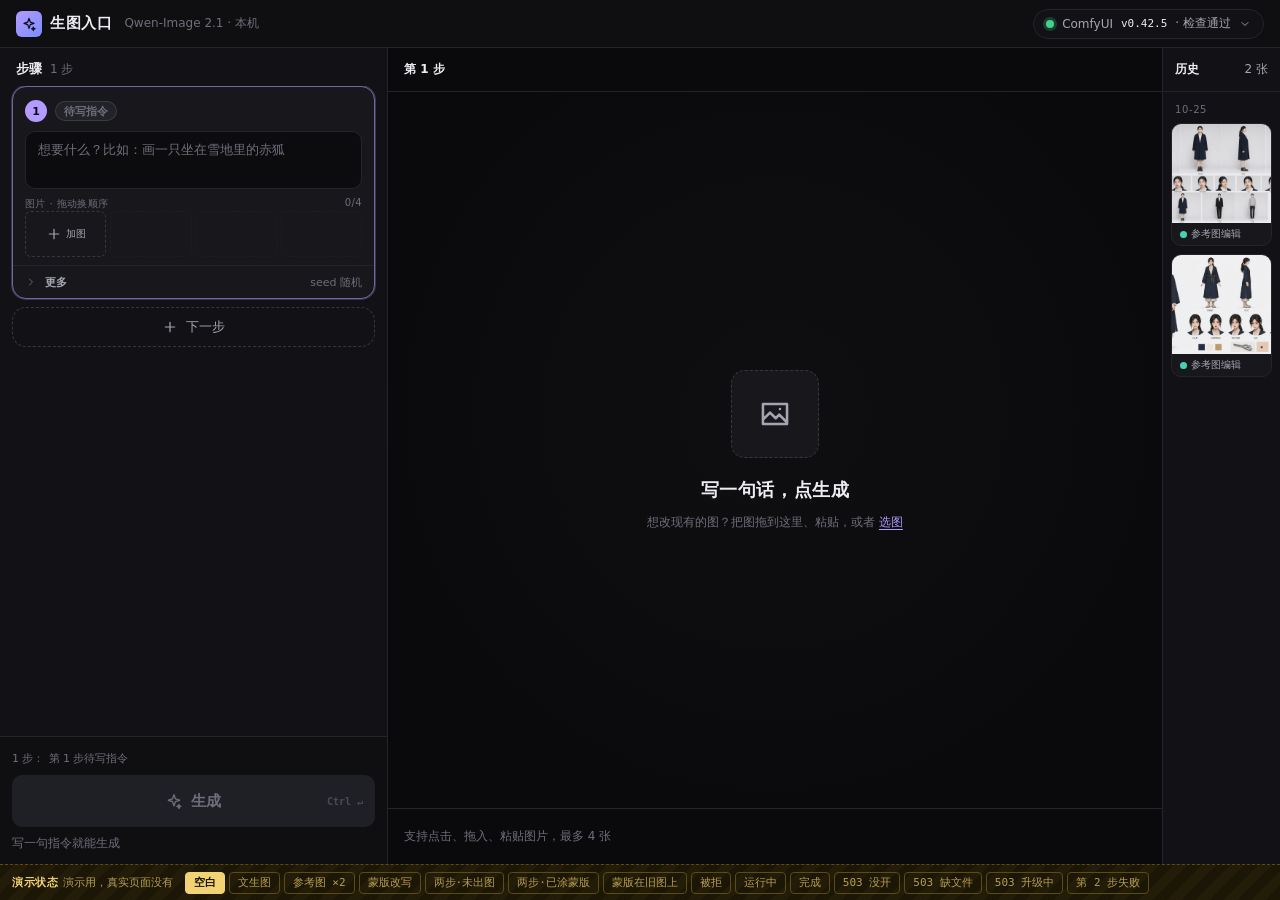
<file: design/ui-a-studio.html>
<!doctype html>
<html lang="zh-CN">
<head>
<meta charset="utf-8">
<meta name="viewport" content="width=device-width,initial-scale=1">
<title>生图入口 · 工作台（方向 A）</title>
<style>
:root{
  /* ---------- 颜色 ---------- */
  --bg:#0a0a0c;
  --bg-2:#0f0f12;
  --panel:#121216;
  --card:#17171c;
  --card-2:#1f1f26;
  --card-3:#282830;
  --well:#0c0c0f;
  --line:#24242b;
  --line-2:#363640;
  --text:#ececf1;
  --text-2:#a5a5b2;
  --text-3:#6e6e7b;
  --accent:#b39bff;
  --accent-2:#7b8cff;
  --accent-ink:#0d0b18;
  --ok:#43d18d;
  --warn:#f2b43f;
  --danger:#ff6464;
  --r-t2i:#64b2ff;
  --r-ref:#45d2b4;
  --r-mask:#ff7fcd;
  --mask:#ff3fa4;
  --scrim:rgba(8,8,11,.74);
  --scrim-2:rgba(8,8,11,.5);
  --glow:rgba(255,255,255,.07);
  --shadow:0 18px 50px rgba(0,0,0,.6);
  --shadow-s:0 6px 18px rgba(0,0,0,.45);
  --demo-bg:#1b1606;
  --demo-bg-2:#221c08;
  --demo-line:#5c4b12;
  --demo-fg:#f2d374;
  --demo-fg-2:#b89e52;
  /* ---------- 字体 ---------- */
  --font:"Inter","PingFang SC","Hiragino Sans GB","Noto Sans CJK SC","Source Han Sans SC","Microsoft YaHei",system-ui,sans-serif;
  --mono:"JetBrains Mono","SFMono-Regular","Cascadia Mono","Noto Sans Mono CJK SC",Menlo,Consolas,monospace;
  --fs-2xs:10px; --fs-xs:11px; --fs-s:12px; --fs-m:13px; --fs-l:15px; --fs-xl:18px; --fs-hero:44px;
  /* ---------- 间距 ---------- */
  --sp-0:2px; --sp-1:4px; --sp-2:8px; --sp-3:12px; --sp-4:16px; --sp-5:20px; --sp-6:24px; --sp-7:32px;
  /* ---------- 圆角 ---------- */
  --r-xs:4px; --r-s:6px; --r-m:10px; --r-l:14px; --r-pill:999px;
  /* ---------- 尺寸 ---------- */
  --top-h:48px; --demo-h:36px; --col-left:388px; --col-film:118px;
  --head-h:44px; --foot-h:56px; --tile-h:72px; --tile-h-empty:46px; --btn-h:30px; --gen-h:52px; --stage-pad:28px;
  --mask-alpha:.55;
  /* ---------- 导出的蒙版 PNG：白 = 重画，黑 = 不动（数据值，不是界面色） ---------- */
  --mask-on:#fff; --mask-off:#000;
}
@media (max-width:1200px){
  :root{ --col-left:340px; --col-film:96px; --tile-h:62px; --stage-pad:20px; }
}

*{box-sizing:border-box}
html,body{margin:0;height:100%;background:var(--bg);color:var(--text);font-family:var(--font);font-size:var(--fs-m);-webkit-font-smoothing:antialiased}
button,input,textarea{font:inherit;color:inherit}
button{cursor:pointer}
.ic{flex:none;display:block}
.sr{position:absolute;width:1px;height:1px;overflow:hidden;clip:rect(0 0 0 0)}

/* ---------- 外框 ---------- */
.app{position:fixed;inset:0 0 var(--demo-h) 0;display:grid;grid-template-rows:var(--top-h) minmax(0,1fr)}
.top{display:flex;align-items:center;gap:var(--sp-3);padding:0 var(--sp-4);border-bottom:1px solid var(--line);background:var(--bg-2)}
.brand{display:flex;align-items:center;gap:var(--sp-2);font-weight:650;font-size:var(--fs-l);letter-spacing:.04em}
.logo{width:26px;height:26px;border-radius:var(--r-s);background:linear-gradient(135deg,var(--accent),var(--accent-2));display:grid;place-items:center;color:var(--accent-ink)}
.brand small{font-weight:400;color:var(--text-3);font-size:var(--fs-s);letter-spacing:0;margin-left:var(--sp-1)}
.status{margin-left:auto;display:flex;align-items:center;gap:var(--sp-2);height:var(--btn-h);padding:0 var(--sp-3);border:1px solid var(--line);border-radius:var(--r-pill);font-size:var(--fs-s);color:var(--text-2);background:var(--panel)}
.status .dot{width:8px;height:8px;border-radius:50%;background:var(--ok);box-shadow:0 0 0 3px color-mix(in srgb,var(--ok) 22%,transparent)}
.status.down{color:var(--danger);border-color:color-mix(in srgb,var(--danger) 40%,var(--line))}
.status.down .dot{background:var(--danger);box-shadow:0 0 0 3px color-mix(in srgb,var(--danger) 22%,transparent)}
.status.warn{color:var(--warn);border-color:color-mix(in srgb,var(--warn) 40%,var(--line))}
.status.warn .dot{background:var(--warn);box-shadow:0 0 0 3px color-mix(in srgb,var(--warn) 22%,transparent)}
.status .sub{color:var(--text-3)}
.top{position:relative}
button.status{cursor:pointer}
button.status:hover,button.status.open{border-color:var(--line-2);background:var(--card)}
.status .ver{font-family:var(--mono);font-size:var(--fs-xs);color:var(--text)}
.status.down .ver,.status.warn .ver{color:inherit}
.status.busy .dot{animation:pulse 1.2s ease-in-out infinite}
@keyframes pulse{50%{opacity:.3}}
.pop{position:absolute;top:calc(var(--top-h) - var(--sp-1));right:var(--sp-4);width:340px;z-index:40;background:var(--card);border:1px solid var(--line-2);border-radius:var(--r-l);box-shadow:var(--shadow);padding:var(--sp-4);display:flex;flex-direction:column;gap:var(--sp-3);font-size:var(--fs-s);color:var(--text-2)}
.pop[hidden]{display:none}
.pop-h{display:flex;align-items:center;gap:var(--sp-2);color:var(--text);font-weight:600;font-size:var(--fs-m)}
.pop-h .tag{margin-left:auto}
.pop-row{display:flex;flex-direction:column;gap:var(--sp-1)}
.pop-k{display:flex;justify-content:space-between;font-size:var(--fs-2xs);color:var(--text-3);letter-spacing:.06em}
.pop-v{color:var(--text);font-family:var(--mono);font-size:var(--fs-m)}
.pop-checks{display:flex;flex-direction:column;gap:var(--sp-1)}
.pop-checks span{display:flex;align-items:center;gap:var(--sp-2);color:var(--text)}
.pop-checks .ok .ic{color:var(--ok)}
.pop-checks .no .ic{color:var(--danger)}
.pop-checks .wait{color:var(--text-3)}
.pop-checks em{font-style:normal;color:var(--text-3);font-size:var(--fs-xs)}
.pop-routes{flex-direction:row;flex-wrap:wrap;column-gap:var(--sp-3)}
.pop-why{flex-basis:100%;padding-left:22px;font-family:var(--mono);font-size:var(--fs-2xs);line-height:1.5;color:var(--text-3);word-break:break-all}
.pop-op{color:var(--text);line-height:1.5}
.pop-cli{border-top:1px solid var(--line);padding-top:var(--sp-3);font-size:var(--fs-xs);color:var(--text-3);line-height:1.8}
.pop-cli code{font-family:var(--mono);color:var(--text-2);white-space:nowrap}

.work{display:grid;grid-template-columns:var(--col-left) minmax(0,1fr) var(--col-film);min-height:0}

/* ---------- 左栏：步骤 ---------- */
.left{display:flex;flex-direction:column;min-height:0;border-right:1px solid var(--line);background:var(--panel)}
.left-head{display:flex;align-items:center;gap:var(--sp-2);padding:var(--sp-3) var(--sp-4) var(--sp-2);font-size:var(--fs-s);color:var(--text-2)}
.left-head b{color:var(--text);font-weight:600;font-size:var(--fs-m)}
.left-head .n{color:var(--text-3)}
.steps{flex:1;min-height:0;overflow-y:auto;padding:0 var(--sp-3) var(--sp-4);scrollbar-width:thin;scrollbar-color:var(--line-2) transparent}

.card{position:relative;background:var(--card);border:1px solid var(--line);border-radius:var(--r-l);padding:var(--sp-3);display:flex;flex-direction:column;gap:var(--sp-2);transition:border-color .15s}
.card:hover{border-color:var(--line-2)}
.card.sel{border-color:color-mix(in srgb,var(--accent) 55%,var(--line));box-shadow:0 0 0 1px color-mix(in srgb,var(--accent) 25%,transparent)}
.card.bad{border-color:var(--danger);background:color-mix(in srgb,var(--danger) 6%,var(--card));box-shadow:0 0 0 1px color-mix(in srgb,var(--danger) 30%,transparent)}
.card.running{border-color:var(--accent);box-shadow:0 0 0 1px var(--accent),0 0 24px color-mix(in srgb,var(--accent) 22%,transparent)}
.card.locked textarea,.card.locked input,.card.locked .tray,.card.locked .c-tools,.card.locked .more{pointer-events:none}
.card.locked .c-body{opacity:.72}
.c-head{display:flex;align-items:center;gap:var(--sp-2);min-height:24px}
.c-no{width:22px;height:22px;border-radius:50%;display:grid;place-items:center;font-size:var(--fs-xs);font-weight:700;background:var(--card-3);color:var(--text)}
.card.sel .c-no{background:var(--accent);color:var(--accent-ink)}
.card.bad .c-no{background:var(--danger);color:var(--accent-ink)}
.c-size{font-size:var(--fs-xs);color:var(--text-3);font-variant-numeric:tabular-nums}
.c-sp{flex:1}
.c-body{display:flex;flex-direction:column;gap:var(--sp-2)}
.ib{width:24px;height:24px;display:grid;place-items:center;border:0;border-radius:var(--r-s);background:transparent;color:var(--text-3);padding:0}
.ib:hover{background:var(--card-3);color:var(--text)}

.tag{display:inline-flex;align-items:center;gap:var(--sp-1);height:20px;padding:0 var(--sp-2);border-radius:var(--r-pill);font-size:var(--fs-xs);font-weight:600;white-space:nowrap;color:var(--rc,var(--text-2));background:color-mix(in srgb,var(--rc,var(--text-2)) 14%,transparent);border:1px solid color-mix(in srgb,var(--rc,var(--text-2)) 32%,transparent)}
.tag.t2i{--rc:var(--r-t2i)} .tag.ref{--rc:var(--r-ref)} .tag.mask{--rc:var(--r-mask)} .tag.bad{--rc:var(--danger)}
.tag.ok{--rc:var(--ok)} .tag.warn{--rc:var(--warn)}
.tag.dim{opacity:.55}
.tag.mute{--rc:var(--text-3)}
.rdot{width:7px;height:7px;border-radius:50%;background:var(--rc);flex:none}
.rdot.t2i{--rc:var(--r-t2i)} .rdot.ref{--rc:var(--r-ref)} .rdot.mask{--rc:var(--r-mask)}

.st{display:inline-flex;align-items:center;gap:var(--sp-1);font-size:var(--fs-xs);color:var(--text-3);font-variant-numeric:tabular-nums}
.st.run{color:var(--accent);font-weight:600}
.st.ok{color:var(--ok)}
.st.fail{color:var(--danger);font-weight:600}
.st-thumb{width:26px;height:26px;border-radius:var(--r-xs);object-fit:cover;border:1px solid var(--line-2);cursor:pointer;display:block}
.st-thumb:hover{border-color:var(--accent)}
.spin{width:12px;height:12px;border-radius:50%;border:2px solid color-mix(in srgb,var(--accent) 25%,transparent);border-top-color:var(--accent);animation:spin .8s linear infinite}
@keyframes spin{to{transform:rotate(360deg)}}

.c-prompt{width:100%;resize:none;min-height:56px;max-height:150px;border:1px solid var(--line);background:var(--well);border-radius:var(--r-m);padding:var(--sp-2) var(--sp-3);font-size:var(--fs-m);line-height:1.55;color:var(--text);outline:none}
.c-prompt::placeholder{color:var(--text-3)}
.c-prompt:focus{border-color:color-mix(in srgb,var(--accent) 60%,var(--line))}

.tray-lab{display:flex;justify-content:space-between;font-size:var(--fs-2xs);color:var(--text-3);letter-spacing:.04em}
.tray-lab .over{color:var(--danger);font-weight:700}
.tray{display:grid;grid-template-columns:repeat(var(--cols),minmax(0,1fr));gap:var(--sp-1)}
.tile{position:relative;height:var(--tile-h);border-radius:var(--r-s);border:1px solid var(--line);background:var(--well) center/cover no-repeat;overflow:hidden;cursor:grab;padding:0}
.tile:hover{border-color:var(--line-2)}
.tray.is-empty .tile{height:var(--tile-h-empty);flex-direction:row;gap:var(--sp-1)}
.tile.empty{border-style:dashed;cursor:pointer;display:flex;flex-direction:column;align-items:center;justify-content:center;gap:var(--sp-0);color:var(--text-3);background:transparent;font-size:var(--fs-2xs)}
.tile.empty.ghost{opacity:.5}
.tile.empty.first{color:var(--text-2);border-color:var(--line-2)}
.tile.empty:hover{border-color:var(--accent);color:var(--accent);opacity:1}
.tile.drag-over{border-color:var(--accent);box-shadow:0 0 0 2px color-mix(in srgb,var(--accent) 40%,transparent)}
.tile.dragging{opacity:.35}
.t-badge{position:absolute;left:var(--sp-1);top:var(--sp-1);font-size:var(--fs-2xs);line-height:1;padding:var(--sp-0) var(--sp-1);border-radius:var(--r-xs);background:var(--scrim);color:var(--text);font-weight:600}
.tile.lead .t-badge{background:var(--accent);color:var(--accent-ink)}
.t-x{position:absolute;right:var(--sp-1);top:var(--sp-1);width:18px;height:18px;border-radius:50%;border:0;background:var(--scrim);color:var(--text);display:none;place-items:center;padding:0}
.tile:hover .t-x{display:grid}
.t-x:hover{background:var(--danger);color:var(--accent-ink)}
.tile.prev{border:1px dashed color-mix(in srgb,var(--accent) 65%,transparent);background-color:color-mix(in srgb,var(--accent) 9%,var(--well))}
.t-prev{position:absolute;inset:0;display:flex;flex-direction:column;align-items:center;justify-content:center;gap:var(--sp-1);font-size:var(--fs-2xs);color:var(--accent);font-weight:600}
.tile.prev.has .t-prev{inset:auto 0 0 0;flex-direction:row;padding:var(--sp-0) 0;background:var(--scrim)}
.tile.over{border:1px solid var(--danger);box-shadow:inset 0 0 0 1px var(--danger)}
.tile.over::after{content:"";position:absolute;inset:0;background:color-mix(in srgb,var(--danger) 28%,transparent);pointer-events:none;z-index:1}
.tile .t-badge,.tile .t-x{z-index:2}
.tile.viewing{outline:2px solid var(--accent);outline-offset:1px}

.c-tools{display:flex;align-items:center;gap:var(--sp-2);flex-wrap:wrap}
.chip{display:inline-flex;align-items:center;gap:var(--sp-1);height:var(--btn-h);padding:0 var(--sp-3);border-radius:var(--r-pill);border:1px solid var(--line-2);background:var(--card-2);color:var(--text-2);font-size:var(--fs-s);white-space:nowrap}
.chip:hover{color:var(--text);border-color:var(--text-3)}
.chip.on{background:color-mix(in srgb,var(--accent) 16%,transparent);border-color:color-mix(in srgb,var(--accent) 55%,transparent);color:var(--accent)}
.chip:disabled{opacity:.45;cursor:not-allowed}
.chip.sm{height:24px;padding:0 var(--sp-2);font-size:var(--fs-xs)}
.mask-ctl{display:flex;align-items:center;gap:var(--sp-1);margin-left:auto}
.mask-ctl .m-thumb{width:30px;height:30px;border-radius:var(--r-xs);border:1px solid color-mix(in srgb,var(--mask) 50%,var(--line));display:block;cursor:pointer}
.mask-ctl .lab{font-size:var(--fs-xs);color:var(--r-mask);margin:0 var(--sp-1)}
.mask-ctl .chip{height:24px;padding:0 var(--sp-2);font-size:var(--fs-xs)}
.mask-ctl .lab.run{color:var(--accent)} .mask-ctl .lab.warn{color:var(--warn)} .mask-ctl .lab.bad{color:var(--danger)} .mask-ctl .lab.mute{color:var(--text-3)}
.c-tools:empty{display:none}
.m-wait{font-size:var(--fs-xs);color:var(--text-3);margin-right:var(--sp-1)}
.f .chip.sm{height:24px}
.f[hidden]{display:none}

.c-msg:empty{display:none}
.msg{display:flex;gap:var(--sp-2);align-items:flex-start;font-size:var(--fs-s);line-height:1.55;color:var(--text)}
.msg .ic{color:var(--danger);margin-top:var(--sp-0)}
.msg .txt{flex:1;min-width:0}
.linkbtn{color:var(--accent);background:none;border:0;padding:0;text-decoration:underline;text-underline-offset:3px;font-size:var(--fs-s)}
.raw-wrap{margin-top:var(--sp-2)}
.raw{font-family:var(--mono);font-size:var(--fs-xs);line-height:1.6;color:var(--text-2);background:var(--well);border:1px solid color-mix(in srgb,var(--danger) 35%,var(--line));border-radius:var(--r-s);padding:var(--sp-2) var(--sp-3);white-space:pre-wrap;word-break:break-all;margin:0}
.raw .rt{display:-webkit-box;-webkit-line-clamp:2;-webkit-box-orient:vertical;overflow:hidden}
.raw.open .rt{display:block}
.raw-bar{display:flex;gap:var(--sp-3);margin-top:var(--sp-1);font-size:var(--fs-xs);color:var(--text-3)}
.raw-bar button{background:none;border:0;padding:0;color:var(--text-2);font-size:var(--fs-xs);display:inline-flex;align-items:center;gap:var(--sp-1)}
.raw-bar button:hover{color:var(--text)}
.raw-bar .src{margin-left:auto;font-family:var(--mono)}

.more{border-top:1px solid var(--line);margin:0 calc(var(--sp-3) * -1) calc(var(--sp-3) * -1);padding:0 var(--sp-3)}
.more summary{list-style:none;display:flex;align-items:center;gap:var(--sp-2);height:32px;font-size:var(--fs-xs);color:var(--text-3);cursor:pointer;user-select:none}
.more summary::-webkit-details-marker{display:none}
.more summary .ic{transition:transform .15s}
.more[open] summary .ic{transform:rotate(90deg)}
.more summary b{font-weight:600;color:var(--text-2)}
.more-sum{margin-left:auto;font-variant-numeric:tabular-nums}
.more-body{display:flex;flex-direction:column;gap:var(--sp-2);padding:0 0 var(--sp-3)}
.f{display:flex;align-items:center;gap:var(--sp-2);font-size:var(--fs-xs);color:var(--text-3)}
.f>span:first-child{width:44px;flex:none}
.f input{width:96px;height:28px;border:1px solid var(--line);background:var(--well);border-radius:var(--r-s);padding:0 var(--sp-2);font-family:var(--mono);font-size:var(--fs-s);color:var(--text);outline:none}
.f input.sz{width:68px}
.f input:focus{border-color:color-mix(in srgb,var(--accent) 60%,var(--line))}
.f .x{color:var(--text-3)}
.f em{font-style:normal;color:var(--warn);font-family:var(--mono);font-size:var(--fs-xs)}

.link-line{display:flex;align-items:center;justify-content:center;height:22px;color:var(--accent);position:relative}
.link-line::before{content:"";position:absolute;top:0;bottom:0;left:50%;border-left:1px dashed color-mix(in srgb,var(--accent) 60%,transparent)}
.link-line span{position:relative;background:var(--panel);padding:0 var(--sp-1);display:flex;align-items:center;gap:var(--sp-1);font-size:var(--fs-2xs)}
.gap{height:var(--sp-2)}
.add-step{margin-top:var(--sp-2);width:100%;height:40px;border:1px dashed var(--line-2);border-radius:var(--r-l);background:transparent;color:var(--text-2);display:flex;align-items:center;justify-content:center;gap:var(--sp-2);font-size:var(--fs-m)}
.add-step:hover{border-color:var(--accent);color:var(--accent);background:color-mix(in srgb,var(--accent) 6%,transparent)}

.dock{border-top:1px solid var(--line);padding:var(--sp-3);background:var(--bg-2);display:flex;flex-direction:column;gap:var(--sp-2)}
.dock-sum{display:flex;align-items:center;gap:var(--sp-1);font-size:var(--fs-xs);color:var(--text-3);flex-wrap:wrap;min-height:18px}
.dock-sum .arrow{color:var(--text-3)}
.dock-sum .r{display:inline-flex;align-items:center;gap:var(--sp-1);color:var(--text-2)}
.dock-sum .r.done{color:var(--text-3)}
.dock-sum .r.done .ic{color:var(--ok)}
.dock-sum .r.bad{color:var(--danger);font-weight:600}
.dock-sum .r.mute{color:var(--text-3)}
.gen{position:relative;height:var(--gen-h);border:0;border-radius:var(--r-m);background:linear-gradient(135deg,var(--accent),var(--accent-2));color:var(--accent-ink);font-size:var(--fs-l);font-weight:750;letter-spacing:.06em;display:flex;align-items:center;justify-content:center;gap:var(--sp-2);overflow:hidden;box-shadow:0 8px 24px color-mix(in srgb,var(--accent) 25%,transparent)}
.gen:hover:not(:disabled){filter:brightness(1.07)}
.gen:disabled{background:var(--card-2);color:var(--text-3);cursor:not-allowed;box-shadow:none}
.gen.running:disabled{color:var(--text);cursor:progress}
.gen-fill{position:absolute;left:0;top:0;bottom:0;background:linear-gradient(90deg,color-mix(in srgb,var(--accent) 45%,transparent),color-mix(in srgb,var(--accent-2) 45%,transparent));transition:width .2s}
.gen .gl{position:relative;display:flex;align-items:center;gap:var(--sp-2);font-variant-numeric:tabular-nums}
.gen kbd{position:absolute;right:var(--sp-3);font-family:var(--mono);font-size:var(--fs-2xs);opacity:.55;letter-spacing:0}
.dock-why{font-size:var(--fs-s);line-height:1.4;display:flex;align-items:center;gap:var(--sp-1);color:var(--text-3)}
.dock-why:empty{display:none}
.dock-why.bad{color:var(--danger)}
.dock-why.warn{color:var(--warn)}
.dock-why .linkbtn{font-size:var(--fs-s)}

/* ---------- 中间：画布 ---------- */
.center{display:grid;grid-template-rows:var(--head-h) minmax(0,1fr) var(--foot-h);min-width:0;min-height:0;background:var(--bg)}
.s-head{display:flex;align-items:center;gap:var(--sp-2);padding:0 var(--sp-4);border-bottom:1px solid var(--line);min-width:0}
.s-label{display:flex;align-items:center;gap:var(--sp-2);font-size:var(--fs-s);color:var(--text-2);white-space:nowrap;overflow:hidden;text-overflow:ellipsis}
.s-label b{color:var(--text);font-weight:600}
.s-acts{margin-left:auto;display:flex;align-items:center;gap:var(--sp-2)}
.seg{display:flex;background:var(--card);border:1px solid var(--line);border-radius:var(--r-pill);padding:var(--sp-0)}
.seg button{display:flex;align-items:center;gap:var(--sp-1);height:24px;padding:0 var(--sp-3) 0 var(--sp-1);border:0;border-radius:var(--r-pill);background:transparent;color:var(--text-2);font-size:var(--fs-xs)}
.seg button img{width:20px;height:20px;border-radius:50%;object-fit:cover}
.seg button.on{background:var(--card-3);color:var(--text)}
.seg button.fail{color:var(--danger)}
.seg button .fx{width:20px;height:20px;border-radius:50%;display:grid;place-items:center;background:color-mix(in srgb,var(--danger) 18%,transparent)}

.stage{position:relative;min-height:0;overflow:hidden;background:radial-gradient(ellipse at 50% 45%,var(--bg-2),var(--bg) 72%)}
.stage.drag-over{box-shadow:inset 0 0 0 2px var(--accent)}
.frame{position:absolute;left:50%;top:50%;transform:translate(-50%,-50%);border-radius:var(--r-m);overflow:hidden;box-shadow:var(--shadow);background:var(--card)}
.frame img{display:block;width:100%;height:100%;object-fit:cover;user-select:none;-webkit-user-drag:none}
.frame canvas.mk{position:absolute;inset:0;width:100%;height:100%;opacity:var(--mask-alpha);pointer-events:none}
.frame.painting{cursor:none}
.frame.ph{background:repeating-linear-gradient(135deg,var(--card) 0 14px,var(--bg-2) 14px 28px);box-shadow:none;border:1px dashed var(--line-2)}
.frame.ph canvas.mk{opacity:calc(var(--mask-alpha) * .6)}
.ph-in{position:absolute;inset:0;z-index:1;display:flex;flex-direction:column;align-items:center;justify-content:center;gap:var(--sp-2);text-align:center;color:var(--text-3);font-size:var(--fs-s)}
.ph-in .chip{margin-top:var(--sp-1)}
.ph-in b{font-size:var(--fs-xl);color:var(--text-2);font-weight:600;font-variant-numeric:tabular-nums;letter-spacing:.04em}
.frame.dim img{filter:brightness(.45) saturate(.7)}
.frame.shimmer::after{content:"";position:absolute;inset:0;background:linear-gradient(105deg,transparent 30%,var(--glow) 50%,transparent 70%);background-size:220% 100%;animation:sh 1.6s linear infinite}
@keyframes sh{from{background-position:120% 0}to{background-position:-120% 0}}
.cursor{position:absolute;border:1.5px solid var(--text);border-radius:50%;pointer-events:none;transform:translate(-50%,-50%);box-shadow:0 0 0 1px var(--scrim-2);display:none}

.s-empty{position:absolute;inset:0;display:flex;flex-direction:column;align-items:center;justify-content:center;gap:var(--sp-3);text-align:center;color:var(--text-3);padding:var(--sp-6)}
.s-empty .big{width:88px;height:88px;border-radius:var(--r-l);border:1px dashed var(--line-2);display:grid;place-items:center;color:var(--text-2);background:var(--card)}
.s-empty h2{margin:var(--sp-2) 0 0;font-size:var(--fs-xl);color:var(--text);font-weight:600;letter-spacing:.03em}
.s-empty p{margin:0;font-size:var(--fs-s)}

.brushbar{position:absolute;top:var(--sp-3);left:50%;transform:translateX(-50%);display:flex;align-items:center;gap:var(--sp-1);padding:var(--sp-1);background:var(--scrim);backdrop-filter:blur(10px);border:1px solid var(--line-2);border-radius:var(--r-pill);box-shadow:var(--shadow-s);z-index:5;white-space:nowrap}
.brushbar .tb{display:flex;align-items:center;gap:var(--sp-1);height:30px;padding:0 var(--sp-3);border:0;border-radius:var(--r-pill);background:transparent;color:var(--text-2);font-size:var(--fs-s)}
.brushbar .tb:hover{color:var(--text);background:var(--card-3)}
.brushbar .tb.on{background:var(--card-3);color:var(--text);box-shadow:inset 0 0 0 1px var(--line-2)}
.brushbar .tb.done{background:var(--text);color:var(--bg);font-weight:600}
.brushbar .sep{width:1px;height:18px;background:var(--line-2);margin:0 var(--sp-1)}
.brushbar .size{display:flex;align-items:center;gap:var(--sp-2);padding:0 var(--sp-2);font-size:var(--fs-xs);color:var(--text-3);font-variant-numeric:tabular-nums}
.brushbar input[type=range]{width:96px;accent-color:var(--accent)}
.brushbar .pv{width:16px;height:16px;display:grid;place-items:center}
.brushbar .pv i{display:block;border-radius:50%;background:var(--mask)}

.banner{position:absolute;top:var(--sp-3);left:50%;transform:translateX(-50%);display:flex;align-items:center;gap:var(--sp-2);padding:var(--sp-2) var(--sp-2) var(--sp-2) var(--sp-3);border-radius:var(--r-pill);background:var(--scrim);backdrop-filter:blur(10px);border:1px solid var(--line-2);font-size:var(--fs-s);z-index:5;white-space:nowrap;box-shadow:var(--shadow-s)}
.banner.bad{border-color:color-mix(in srgb,var(--danger) 55%,transparent)}
.banner.bad .ic{color:var(--danger)}
.banner.warn{border-color:color-mix(in srgb,var(--warn) 55%,transparent)}
.banner.warn .ic{color:var(--warn)}
.banner .chip{height:24px;font-size:var(--fs-xs)}
.banner .mut{color:var(--text-3)}
.banner.bad .chip .ic{color:inherit}

.over-card{position:absolute;left:50%;top:50%;transform:translate(-50%,-50%);z-index:6;min-width:300px;padding:var(--sp-5) var(--sp-6);border-radius:var(--r-l);background:var(--scrim);backdrop-filter:blur(14px);border:1px solid var(--line-2);box-shadow:var(--shadow);display:flex;flex-direction:column;align-items:center;gap:var(--sp-2);text-align:center}
.prog-k{display:flex;align-items:center;gap:var(--sp-2);font-size:var(--fs-s);color:var(--text-2)}
.prog-pct{font-size:var(--fs-hero);font-weight:700;letter-spacing:-.02em;font-variant-numeric:tabular-nums;line-height:1.05}
.prog-pct small{font-size:var(--fs-xl);color:var(--text-3);margin-left:var(--sp-0)}
.prog-bar{width:240px;height:4px;border-radius:var(--r-pill);background:var(--card-3);overflow:hidden}
.prog-bar i{display:block;height:100%;background:linear-gradient(90deg,var(--accent),var(--accent-2));border-radius:var(--r-pill);transition:width .2s}
.prog-steps{display:flex;gap:var(--sp-3);margin-top:var(--sp-1);font-size:var(--fs-xs);color:var(--text-3)}
.prog-steps span{display:flex;align-items:center;gap:var(--sp-1)}
.prog-steps span.on{color:var(--accent)}
.prog-steps span.ok{color:var(--ok)}

.toast{position:absolute;bottom:var(--sp-4);left:50%;transform:translate(-50%,8px);opacity:0;transition:.2s;padding:var(--sp-2) var(--sp-4);border-radius:var(--r-pill);background:var(--text);color:var(--bg);font-size:var(--fs-s);font-weight:600;z-index:8;pointer-events:none;white-space:nowrap}
.toast.show{opacity:1;transform:translate(-50%,0)}

.s-foot{display:flex;align-items:center;gap:var(--sp-3);padding:0 var(--sp-4);border-top:1px solid var(--line);min-width:0;font-size:var(--fs-s);color:var(--text-2);white-space:nowrap;overflow:hidden}
.meta{font-family:var(--mono);font-size:var(--fs-s);color:var(--text-2);font-variant-numeric:tabular-nums}
.meta.k{color:var(--text-3);font-family:var(--font)}
.sepdot{width:3px;height:3px;border-radius:50%;background:var(--text-3)}
.f-sp{flex:1}
.btn{display:inline-flex;align-items:center;gap:var(--sp-2);height:34px;padding:0 var(--sp-4);border-radius:var(--r-m);border:1px solid var(--line-2);background:var(--card-2);color:var(--text);font-size:var(--fs-m);text-decoration:none;font-weight:500}
.btn:hover{border-color:var(--text-3)}
.btn.pri{background:var(--text);color:var(--bg);border-color:var(--text);font-weight:650}
.btn.pri:hover{filter:brightness(.92)}
.hint{display:flex;align-items:center;gap:var(--sp-2);color:var(--text-2)}
.sw{width:12px;height:12px;border-radius:var(--r-xs);background:color-mix(in srgb,var(--mask) 65%,transparent);border:1px solid var(--mask)}
.warnt{color:var(--warn)}

/* ---------- 右栏：历史 ---------- */
.film{border-left:1px solid var(--line);background:var(--panel);display:flex;flex-direction:column;min-height:0}
.film-head{display:flex;align-items:center;justify-content:space-between;height:var(--head-h);padding:0 var(--sp-3);font-size:var(--fs-s);color:var(--text-2);border-bottom:1px solid var(--line)}
.film-head b{color:var(--text);font-weight:600}
.film-list{flex:1;min-height:0;overflow-y:auto;padding:var(--sp-2) var(--sp-2) var(--sp-3);display:flex;flex-direction:column;gap:var(--sp-2);scrollbar-width:thin;scrollbar-color:var(--line-2) transparent}
.film-list>*{flex:none}
.film-g{font-size:var(--fs-2xs);color:var(--text-3);letter-spacing:.06em;padding:var(--sp-1) var(--sp-1) 0}
.fi{display:block;width:100%;border:1px solid var(--line);border-radius:var(--r-m);background:var(--card);padding:0;overflow:hidden;text-align:left;position:relative}
.fi:hover{border-color:var(--line-2)}
.fi img{display:block;width:100%;aspect-ratio:1;object-fit:cover}
.fi .fm{display:flex;align-items:center;gap:var(--sp-1);padding:var(--sp-1) var(--sp-2);font-size:var(--fs-2xs);color:var(--text-2);white-space:nowrap;overflow:hidden}
.fi.sel{border-color:var(--accent);box-shadow:0 0 0 1px var(--accent)}
.fi .new{position:absolute;top:var(--sp-1);right:var(--sp-1);font-size:var(--fs-2xs);padding:0 var(--sp-1);border-radius:var(--r-xs);background:var(--accent);color:var(--accent-ink);font-weight:700}
.film-empty{font-size:var(--fs-xs);color:var(--text-3);text-align:center;padding:var(--sp-6) var(--sp-1)}

/* ---------- 演示状态条（不属于产品） ---------- */
.demo{position:fixed;left:0;right:0;bottom:0;height:var(--demo-h);display:flex;align-items:center;gap:var(--sp-1);padding:0 var(--sp-3);background:repeating-linear-gradient(-45deg,var(--demo-bg) 0 10px,var(--demo-bg-2) 10px 20px);border-top:1px dashed var(--demo-line);color:var(--demo-fg);font-size:var(--fs-xs);overflow-x:auto;white-space:nowrap;z-index:50;font-family:var(--mono);scrollbar-width:none}
.demo .dl{font-weight:700;letter-spacing:.06em}
.demo .dn{color:var(--demo-fg-2);margin-right:var(--sp-2)}
.demo button{background:transparent;border:1px solid var(--demo-line);color:var(--demo-fg-2);border-radius:var(--r-xs);height:22px;padding:0 var(--sp-2);font-size:var(--fs-xs);font-family:var(--mono)}
.demo button:hover{color:var(--demo-fg)}
.demo button.on{background:var(--demo-fg);color:var(--demo-bg);border-color:var(--demo-fg);font-weight:700}
@media (max-width:1200px){ .demo{gap:var(--sp-0);padding:0 var(--sp-2)} .demo button{padding:0 var(--sp-1)} .demo .dn{margin-right:var(--sp-1)} }
</style>
</head>
<body>
<!-- 蒙版 PNG（黑白）转成「亮度 = 透明度」，用于在画布上半透明叠色 -->
<svg width="0" height="0" style="position:absolute" aria-hidden="true"><filter id="lumAlpha" color-interpolation-filters="sRGB"><feColorMatrix type="luminanceToAlpha"/></filter></svg>

<div class="app">
  <header class="top">
    <div class="brand"><span class="logo" id="logo"></span>生图入口<small>Qwen-Image 2.1 · 本机</small></div>
    <button class="status" id="status" data-act="ver" aria-haspopup="dialog" title="ComfyUI 版本和检查结果"></button>
    <div class="pop" id="pop" role="dialog" aria-label="ComfyUI 版本" hidden></div>
  </header>
  <main class="work">
    <aside class="left">
      <div class="left-head"><b>步骤</b><span class="n" id="stepCount"></span></div>
      <div class="steps" id="steps"></div>
      <div class="dock" id="dock"></div>
    </aside>
    <section class="center">
      <div class="s-head" id="sHead"></div>
      <div class="stage" id="stage"></div>
      <div class="s-foot" id="sFoot"></div>
    </section>
    <aside class="film">
      <div class="film-head"><b>历史</b><span id="filmCount"></span></div>
      <div class="film-list" id="film"></div>
    </aside>
  </main>
</div>
<input type="file" id="pick" accept="image/*" multiple class="sr">

<nav class="demo" id="demo"><span class="dl">演示状态</span><span class="dn">演示用，真实页面没有</span></nav>

<script>
/* ============================================================
   MOCK：模拟数据（演示用）。真实页面这些来自后端 /api/plan、/api/status、/api/generate 等接口：
   - GET  /api/status     → MOCK.status.*：在线 / 正在升级、版本、上次检查（只在升级、回滚时跑）、最近一次操作、
                            各路由现在能不能用（每次实时查）、limits（最多几张图、尺寸取整）、size_presets
   - GET  /api/history    → MOCK.history：之前出过的图，新的在前
   - POST /api/images     → MOCK.images：已经在后端的图（上传后、出图后都有 id）
   - POST /api/plan       → 每步 route / output / requested / reject / unavailable，由下面「后端替身」的 mockPlan 现算
   - POST /api/generate   → 只回 {job_id}；不合格 422（带 plan），不可用 503
   - GET  /api/jobs/{id}  → 进度、每步结果（图、实际尺寸、seed）、失败时的 ComfyUI 原文
   字段名、结构、枚举值都和接口契约 v1 一致；以 _ 开头的字段只给替身自己用，不是接口字段。
   ============================================================ */
const ROUTE = { t2i:'文生图', ref:'参考图编辑', mask:'蒙版改写' };   // 路由的中文名，只用来显示
const P1 = '画一只坐在雪地里的赤狐，金色侧光。';
const P2 = '把狐狸换成一只白色北极狐。';
const V_OLD = { tag:null, commit:'0b05cd8' }, V_NEW = { tag:'v0.42.5', commit:'483dae4' };
const MASK_FILE = 'models/model_patches/qwen_image_2.1_fun_controlnet_union_int8_convrot.safetensors';
const routesAll = (available, reason) => ({ t2i:{ available, reason }, ref:{ available, reason }, mask:{ available, reason } });
const STATUS_ONLINE = {
  backend:'comfyui', host:'127.0.0.1:8188', online:true, upgrading:null, version:V_NEW,
  last_check:{ at:'2026-10-26T06:02:00Z', version:V_NEW, items:[
    { name:'starts', label:'能启动',     ok:true, note:null },
    { name:'nodes',  label:'节点齐全',   ok:true, note:null },
    { name:'routes', label:'三条路试跑', ok:true, note:null } ] },
  last_operation:{ at:'2026-10-26T06:02:00Z', kind:'upgrade', from:V_OLD, to:V_NEW, result:'passed', note:null },
  routes:routesAll(true, null),
  limits:{ max_images:4, max_edge:1920, size_multiple:32, default_size:{ width:1024, height:1024 } },
  size_presets:[ { label:'1:1', width:1024, height:1024 }, { label:'16:9', width:1536, height:864 }, { label:'9:16', width:864, height:1536 } ],
};
const MOCK = {
  status: {                                   // ← GET /api/status 的几种情况
    online:    STATUS_ONLINE,
    down:      { ...STATUS_ONLINE, online:false, routes:routesAll(false, 'ComfyUI 没开') },
    nofile:    { ...STATUS_ONLINE, routes:{ ...routesAll(true, null), mask:{ available:false, reason:'缺少蒙版权重 ' + MASK_FILE } } },
    upgrading: { ...STATUS_ONLINE, online:false, upgrading:{ target:'v0.42.5', since:'2026-10-26T06:00:00Z' },
                 version:V_OLD, last_check:null, last_operation:null, routes:routesAll(false, 'ComfyUI 正在升级') },
  },
  images: [                                   // ← POST /api/images 的 201 返回体（演示里当作已经上传过的图）
    { id:'img_fox',     url:'assets/fox.jpg',      width:960, height:960 },
    { id:'img_arctic',  url:'assets/arctic.jpg',   width:960, height:960 },
    { id:'img_sheet',   url:'assets/sheet.jpg',    width:960, height:540 },
    { id:'img_photo',   url:'assets/photo.jpg',    width:960, height:544 },
    { id:'img_foxmask', url:'assets/fox-mask.png', width:960, height:960, _lit:true },   // 已涂好的蒙版：白色矩形盖住狐狸
  ],
  results: {                                  // ← GET /api/jobs/{id} 里每步的 image（演示里「之前跑出来的」）
    r1: { id:'img_r1', url:'assets/fox.jpg',    width:960, height:960, route:'t2i',  seed:428193 },
    r2: { id:'img_r2', url:'assets/arctic.jpg', width:960, height:960, route:'mask', seed:771052 },
  },
  history: { items:[                          // ← GET /api/history
    { id:'img_h2', url:'assets/photo.jpg', width:960, height:544, route:'ref', seed:551203, instruction:'照图 2 的真人摄影风格，重画图 1 的角色设定卡。',
      created_at:'2026-10-25T21:14:00+08:00', job_id:'job_7c1e', step:1 },
    { id:'img_h1', url:'assets/sheet.jpg', width:960, height:544, route:'ref', seed:190733, instruction:'把设定卡的配色换成深蓝 + 米白。',
      created_at:'2026-10-25T20:52:00+08:00', job_id:'job_7b90', step:1 },
  ] },
  fail_raw: 'torch.OutOfMemoryError: CUDA out of memory. Tried to allocate 2.00 GiB (GPU 0; 23.56 GiB total capacity)',
  outputs: { t2i:'assets/fox.jpg', mask:'assets/arctic.jpg', ref:'assets/photo.jpg', ref_fox:'assets/arctic.jpg' },   // 替身出图时按路由挑的示例图
};

/* ============================================================
   后端替身（演示用，真实页面没有）
   页面只通过下面 6 个 mock 函数和后端打交道，一个函数对应一个接口，入参和返回值的字段、结构和契约一致；
   都返回 Promise<{ status, body }>（status = HTTP 状态码，body = 响应 JSON）。真实页面把它们一对一换成 fetch。
     mockStatus()        → GET  /api/status
     mockHistory(limit)  → GET  /api/history?limit=50
     mockUpload(file)    → POST /api/images（multipart file）
     mockPlan(body)      → POST /api/plan
     mockGenerate(body)  → POST /api/generate
     mockJob(id)         → GET  /api/jobs/{id}
   BE 是替身自己的「后端状态」，页面渲染代码不读它（只有「演示状态」布置场景时写它）。
   路由和拒绝规则只在这里（planOf）有一份，页面里没有。
   ============================================================ */
const BE = { status:null, images:{}, jobs:{}, history:[], freeze:null, downFor:null };
const clone = o => JSON.parse(JSON.stringify(o));
const reply = (status, body) => Promise.resolve({ status, body:clone(body) });
const pub = o => Object.fromEntries(Object.entries(o).filter(([k]) => k[0] !== '_'));
/* 新 id：在替身已有的图和任务里查重，保证不会和演示数据（img_r1、img_r2…）撞 */
function newId(prefix){ let id; do id = prefix + Math.random().toString(36).slice(2, 10); while (BE.images[id] || BE.jobs[id]); return id; }
function beReset(){
  Object.assign(BE, { status:MOCK.status.online, images:{}, jobs:{}, history:[], freeze:null, downFor:null });
  [...MOCK.images, ...Object.values(MOCK.results), ...MOCK.history.items].forEach(im => { BE.images[im.id] = { ...im }; });
}

/* 替身 · GET /api/status */
function mockStatus(){
  if (BE.downFor !== null && BE.downFor-- <= 0){ BE.status = MOCK.status.online; BE.downFor = null; }   // 演示：点「重新检测」时 ComfyUI 已经打开了
  return reply(200, BE.status);
}

/* 替身 · GET /api/history?limit=50（新的在前） */
function mockHistory(limit = 50){ return reply(200, { items:BE.history.slice(0, limit) }); }

/* 替身 · POST /api/images（multipart: file=<png|jpg|webp>）→ 201 {id, url, width, height} / 422 {code:'bad_image'} */
async function mockUpload(file){
  let bmp;
  try { bmp = await createImageBitmap(file); }
  catch (_){ return reply(422, { code:'bad_image', message:'这张图打不开，换一张试试。' }); }
  const id = newId('img_'), url = URL.createObjectURL(file);
  BE.images[id] = { id, url, width:bmp.width, height:bmp.height, _bmp:bmp };
  return reply(201, { id, url, width:bmp.width, height:bmp.height });
}

/* 替身 · POST /api/plan（只规划不运行；页面实时调用）→ 200 {ok, steps:[{step, route, output, requested, reject, unavailable}]} */
function mockPlan(body){ return reply(200, planOf(body)); }

/* 替身 · POST /api/generate → 202 {job_id} / 422 {code:'rejected', message, plan} / 503 {code, message, raw} */
function mockGenerate(body){
  const plan = planOf(body);
  if (plan.steps.some(p => p.reject)) return reply(422, { code:'rejected', message:'有步骤要改一下', plan });
  const u = plan.steps.find(p => p.unavailable);
  if (u) return reply(503, { code:u.unavailable.code, message:UNAV_MSG[u.unavailable.code], raw:u.unavailable.message });
  const id = newId('job_');
  BE.jobs[id] = { id, state:'queued', first_step:body.first_step,
    steps:plan.steps.map(p => ({ step:p.step, route:p.route, state:'queued', progress:null, image:null, error:null })),
    _body:clone(body), _plan:plan };
  return reply(202, { job_id:id });
}
const UNAV_MSG = { comfy_down:'ComfyUI 没开', missing_file:'缺少文件', missing_node:'缺少节点', upgrading:'ComfyUI 正在升级' };

/* 替身 · GET /api/jobs/{id} → {id, state, first_step, steps:[{step, route, state, progress, image, error}]}
   模拟：每查一次往前推一点；演示「运行中」时停在 BE.freeze */
function mockJob(id){
  const j = BE.jobs[id];
  if (!j) return reply(404, { code:'not_found', message:'没有这个任务' });
  if (j.state === 'queued' || j.state === 'running'){
    const s = j.steps.find(x => x.state === 'running') || j.steps.find(x => x.state === 'queued');
    j.state = s.state = 'running';
    s.progress = BE.freeze !== null ? BE.freeze : Math.min(1, (s.progress || 0) + .05 + Math.random() * .07);
    if (s.progress >= 1) finishStep(j, s);
  }
  return reply(200, pub(j));
}
function finishStep(j, s){
  const k = s.step - j.first_step, q = j._body.steps[k], out = j._plan.steps[k].output;
  const lead = q.images[0] === '$prev' ? j.steps[k - 1].image : BE.images[q.images[0]];
  const url = s.route === 'ref' ? (lead && lead.url === MOCK.outputs.t2i ? MOCK.outputs.ref_fox : MOCK.outputs.ref) : MOCK.outputs[s.route];
  const image = { id:newId('img_'), url, width:out.width, height:out.height, route:s.route, seed:q.seed != null ? q.seed : Math.floor(Math.random() * 1e6) };
  BE.images[image.id] = { id:image.id, url, width:out.width, height:out.height };
  BE.history.unshift({ ...image, instruction:q.instruction, created_at:new Date().toISOString(), job_id:j.id, step:s.step });
  Object.assign(s, { state:'done', progress:null, image });
  if (j.steps.every(x => x.state === 'done')) j.state = 'done';
}

/* 规划：路由表 + 校验（真实页面这些在后端，页面不自己算） */
function planOf(body){
  const s = BE.status, L = s.limits, out = [];
  const snap = v => Math.max(L.size_multiple, Math.round(v / L.size_multiple) * L.size_multiple);
  body.steps.forEach((q, k) => {
    const imgs = q.images || [], im = id => BE.images[id];
    const base = imgs[0] === '$prev' ? (k > 0 ? out[k - 1].output : null) : im(imgs[0]) || null;
    const mk = q.mask ? im(q.mask) : null;
    let reject = null, route = null, output = null, requested = null, unavailable = null;
    const no = (code, message) => { reject = { code, message }; };
    if (imgs.includes('$prev') && k === 0) no('prev_on_first_step', '这一步前面没有图可接，不用「上一步的图」就行。');
    else if (imgs.length > L.max_images) no('too_many_images', `放了 ${imgs.length} 张图，最多 ${L.max_images} 张（「上一步的图」也算 1 张）。去掉 ${imgs.length - L.max_images} 张就行。`);
    else if (imgs.some(id => id !== '$prev' && !im(id)) || (q.mask && !mk)) no('unknown_image', '有张图找不到了，重新放一次。');
    else if (q.mask && !imgs.length) no('mask_without_image', '有蒙版但没有底图。放一张图，或者去掉蒙版。');
    else if (imgs.length && (q.width || q.height)) no('size_with_images', '带图时尺寸跟第 1 张图走，宽高不用填。');
    else if (mk && !maskLit(mk)) no('mask_empty', '蒙版是空的，没有要重画的地方。涂一点再生成。');
    else if (mk && base && (mk.width !== base.width || mk.height !== base.height)) no('mask_size_mismatch', '蒙版和底图大小对不上，重新涂一次。');
    else if (!String(q.instruction || '').trim()) no('empty_instruction', '还没写指令');
    if (!reject){
      route = !imgs.length ? 't2i' : q.mask ? 'mask' : 'ref';
      if (route === 't2i'){
        const w = q.width || L.default_size.width, h = q.height || L.default_size.height;
        output = { width:snap(w), height:snap(h) };
        if ((q.width || q.height) && (output.width !== w || output.height !== h)) requested = { width:w, height:h };
      } else if (base){
        const z = Math.min(1, L.max_edge / Math.max(base.width, base.height));
        output = { width:snap(base.width * z), height:snap(base.height * z) };
      }
      unavailable = s.upgrading ? { code:'upgrading', message:`ComfyUI 正在升级到 ${s.upgrading.target}` }
        : !s.online ? { code:'comfy_down', message:`连不上 ComfyUI（${s.host}）` }
        : !s.routes[route].available ? { code:'missing_file', message:s.routes[route].reason } : null;
    }
    out.push({ step:body.first_step + k, route, output, requested, reject, unavailable });
  });
  return { ok:out.every(p => !p.reject && !p.unavailable), steps:out };
}
/* 蒙版里有没有要重画的地方：亮度 ≥ 0.5 的像素 */
function maskLit(m){
  if (m._lit === undefined){
    if (!m._bmp) return true;
    const c = document.createElement('canvas'); c.width = m.width; c.height = m.height;
    const x = c.getContext('2d'); x.drawImage(m._bmp, 0, 0);
    const d = x.getImageData(0, 0, c.width, c.height).data; m._lit = false;
    for (let p = 0; p < d.length; p += 4) if (.299 * d[p] + .587 * d[p + 1] + .114 * d[p + 2] >= 127.5){ m._lit = true; break; }
  }
  return m._lit;
}

/* ============================================================
   演示状态（演示用，真实页面没有）：每个状态 = 页面上的步骤 + 后端替身里的状态
   ============================================================ */
let uid = 0;
const step = (o = {}) => ({ id:'s' + (++uid), instruction:'', items:[], mask:null, seed:'', width:'', height:'', moreOpen:false, run:null, rawOpen:false, ...o });
const IMG = id => ({ kind:'img', ...pub(MOCK.images.find(x => x.id === id)) });
const PREV = () => ({ kind:'prev' });
const doneRun = (n, k) => ({ step:n, route:MOCK.results[k].route, state:'done', progress:null, image:{ ...MOCK.results[k] }, error:null });
const RES_META = { r1:{ instruction:P1, job_id:'job_d1', step:1, ago:4 }, r2:{ instruction:P2, job_id:'job_d2', step:2, ago:1 } };
function histOf(k){ const m = RES_META[k]; return { ...MOCK.results[k], instruction:m.instruction, created_at:new Date(Date.now() - m.ago * 60e3).toISOString(), job_id:m.job_id, step:m.step }; }
/* 已经上传过的蒙版 img_foxmask。画板照 assets/fox-mask.png 的白色矩形画：file:// 下把 PNG 直接画进画板会污染画布，之后就导不出蒙版了 */
function demoMask(){
  const m = newMask(960, 960), x = m.canvas.getContext('2d');
  x.fillStyle = cssVar('--mask'); x.fillRect(196, 130, 686, 762); m.id = 'img_foxmask';
  return m;
}
const twoSteps = () => [ step({ instruction:P1, width:'960', height:'960' }), step({ instruction:P2, items:[PREV()] }) ];
/* 第 1 步已出红狐；第 2 步用上一步的图，蒙版涂在红狐上 */
const chainSteps = () => { const s = twoSteps(); s[0].run = doneRun(1, 'r1'); s[1].mask = demoMask(); return s; };
const SCEN = {
  blank:  () => ({ steps:[ step() ] }),
  t2i:    () => ({ steps:[ step({ instruction:P1, width:'950', height:'950', moreOpen:true }) ] }),
  ref:    () => ({ steps:[ step({ instruction:'照图 2 的真人摄影风格，重画图 1 的角色设定卡。', items:[IMG('img_sheet'), IMG('img_photo')] }) ] }),
  mask:   () => ({ steps:[ step({ instruction:P2, items:[IMG('img_fox')], mask:demoMask() }) ], mode:'mask' }),
  'wait-mask': () => ({ steps:twoSteps(), sel:1 }),
  chain:  () => ({ steps:chainSteps(), sel:1, hist:['r1'] }),
  /* 第 1 步出过图、第 2 步在那张图上涂了蒙版；然后改了第 1 步的指令 → 第 1 步的图作废，第 2 步的蒙版留着 */
  'stale-mask': () => { const s = chainSteps(); s[0].run = null; s[0].instruction = '画一只坐在雪地里的赤狐，傍晚逆光。'; return { steps:s, sel:1, hist:['r1'], quiet:true }; },
  reject: () => ({ steps:[ step({ instruction:P1, width:'960', height:'960' }),
                           step({ instruction:'参考这几张图，给狐狸围一条深蓝色围巾。', items:[PREV(), IMG('img_sheet'), IMG('img_photo'), IMG('img_fox'), IMG('img_arctic')] }) ], sel:1 }),
  running:() => ({ steps:twoSteps(), autorun:true, freeze:.42 }),
  done:   () => { const s = chainSteps(); s[1].run = doneRun(2, 'r2'); return { steps:s, sel:1, view:'result', hist:['r2', 'r1'] }; },
  down:   () => ({ steps:[ step({ instruction:P1, width:'950', height:'950' }) ], status:'down' }),
  nofile: () => ({ steps:[ step({ instruction:P2, items:[IMG('img_fox')], mask:demoMask() }) ], status:'nofile' }),
  upgrading: () => ({ steps:chainSteps(), sel:1, hist:['r1'], status:'upgrading' }),
  fail:   () => { const s = chainSteps(); s[1].run = { step:2, route:'mask', state:'failed', progress:null, image:null, error:{ raw:MOCK.fail_raw } };
                  return { steps:s, sel:1, viewResultOf:0, hist:['r1'] }; },
};
const DEMO = [ ['blank','空白'],['t2i','文生图'],['ref','参考图 ×2'],['mask','蒙版改写'],['wait-mask','两步·未出图'],['chain','两步·已涂蒙版'],['stale-mask','蒙版在旧图上'],
               ['reject','被拒'],['running','运行中'],['done','完成'],['down','503 没开'],['nofile','503 缺文件'],['upgrading','503 升级中'],['fail','第 2 步失败'] ];

/* ============================================================
   页面状态 + 渲染（只读接口返回值，没有路由 / 拒绝规则）
   ============================================================ */
let S, PLAN = [], timer = null, planSeq = 0, loadSeq = 0;
const $ = (s, r = document) => r.querySelector(s);
const esc = s => String(s).replace(/[&<>"]/g, c => ({ '&':'&amp;', '<':'&lt;', '>':'&gt;', '"':'&quot;' }[c]));
const stepIdx = id => S.steps.findIndex(s => s.id === id);
const stepById = id => S.steps.find(s => s.id === id);
const cssVar = n => getComputedStyle(document.documentElement).getPropertyValue(n).trim();
const pl = i => PLAN[i] || null;                                            // 第 i 步的规划（/api/plan 的 steps[]；已完成的步骤没有）
const isDone = st => !!(st && st.run && st.run.state === 'done');
const prevImage = i => i > 0 && isDone(S.steps[i - 1]) ? S.steps[i - 1].run.image : null;
const waitsPrev = i => { const it = S.steps[i].items[0]; return !!(it && it.kind === 'prev' && i > 0 && !prevImage(i)); };
const leadImage = i => { const it = S.steps[i].items[0]; return !it ? null : it.kind === 'prev' ? prevImage(i) : it; };
const routeOf = i => isDone(S.steps[i]) ? S.steps[i].run.image.route : (pl(i) && pl(i).route) || null;
const outOf = i => isDone(S.steps[i]) ? S.steps[i].run.image : (pl(i) && pl(i).output) || null;
const painting = st => !!(st && S.mode === 'mask' && S.view && S.view.id === st.id);
const isSoft = r => !!(r && r.code === 'empty_instruction');               // 契约：没写指令显示成灰色提示，不算红色错误
const GLOBAL_UNAV = ['comfy_down', 'upgrading'];                           // 整个 ComfyUI 的问题：顶栏、横幅、生成按钮说，不在每张卡上重复
/* 第 i 步现在要显示的拒绝（来自 /api/plan）。正在涂的那一步，蒙版类结论等点「涂好了」重新规划后再说 */
function rejectOf(st, i){ const p = pl(i), r = p && p.reject; return !r || (painting(st) && /^mask_/.test(r.code)) ? null : r; }
/* 拒绝原因 → 修复按钮：页面只按 reject.code 选按钮 */
const FIX = { mask_without_image:['drop-mask', '去掉蒙版'], size_with_images:['clear-size', '清掉宽高'], mask_empty:['paint', '接着涂'],
              mask_size_mismatch:['repaint', '重新涂'], prev_on_first_step:['toggle-prev', '不用上一步的图'] };
/* 蒙版和底图一样大才叠上去 / 才能接着改（尺寸对不上就不拉伸显示，只能重新涂） */
const fits = (m, b) => !!(m && b && m.w === b.width && m.h === b.height);
const pad2 = n => String(n).padStart(2, '0');
const fmtT = iso => { const d = new Date(iso); return `${pad2(d.getMonth() + 1)}-${pad2(d.getDate())} ${pad2(d.getHours())}:${pad2(d.getMinutes())}`; };   // 按本地时区显示（后端给 Z 或带时区偏移都行）
const verOf = v => v.tag || v.commit;
function when(x){
  const t = new Date(x.created_at), now = new Date(), day = d => d.toDateString();
  if (now - t >= 0 && now - t < 10 * 60e3) return '刚才';
  if (day(t) === day(now)) return '今天';
  const y = new Date(now); y.setDate(now.getDate() - 1);
  return day(t) === day(y) ? '昨天' : `${t.getMonth() + 1}-${t.getDate()}`;
}

/* ---------- 请求体：只发还没完成的步骤；已完成步骤的图用它的 id 引用 ---------- */
const pendingIdx = (upto = Infinity) => S.steps.map((s, i) => i).filter(i => i <= upto && !isDone(S.steps[i]));
function segments(upto){   // 没完成的步骤按连续段分批（每批的步号 = first_step 起连续编号）
  const out = [];
  pendingIdx(upto).forEach(i => { const g = out[out.length - 1]; if (g && g[g.length - 1] === i - 1) g.push(i); else out.push([i]); });
  return out;
}
function bodyFor(seg){
  return { first_step:seg[0] + 1, steps:seg.map(i => {
    const st = S.steps[i], prev = prevImage(i);
    return { instruction:st.instruction,
             images:st.items.map(it => it.kind === 'prev' ? (prev ? prev.id : '$prev') : it.id),
             mask:st.mask && st.mask.id || null,                              // 正在涂、还没点「涂好了」的蒙版不发
             seed:st.seed ? +st.seed : null,
             width:st.width ? +st.width : null, height:st.height ? +st.height : null };
  }) };
}
async function replan(){
  const seq = ++planSeq, P = [];
  const res = await Promise.all(segments().map(seg => mockPlan(bodyFor(seg))));
  res.forEach(r => r.body.steps.forEach(p => { P[p.step - 1] = p; }));
  if (seq === planSeq) PLAN = P;
}
const update = () => replan().then(renderAll);

async function load(hash){
  const tok = ++loadSeq; clearTimeout(timer);
  let [name, ...flags] = (hash || '').split('&');   // 例：#done&ver 打开版本浮层，#blank&more 展开「更多」（截图用）
  if (!SCEN[name]) name = 'blank';
  beReset();
  const d = SCEN[name]();
  BE.status = MOCK.status[d.status || 'online']; BE.freeze = d.freeze !== undefined ? d.freeze : null; BE.downFor = d.status === 'down' ? 1 : null;
  BE.history = [ ...(d.hist || []).map(histOf), ...clone(MOCK.history.items) ];
  const sel = d.steps[d.sel || 0];
  S = { name, steps:d.steps, status:null, sel:sel.id, view:{ kind:'step', id:sel.id }, mode:'view', brush:{ size:64, erase:false },
        job:null, history:[], fresh:new Set(d.quiet ? [] : (d.hist || []).map(k => MOCK.results[k].id)), popOpen:flags.includes('ver') };
  if (flags.includes('more')) sel.moreOpen = true;
  if (d.mode === 'mask'){ S.mode = 'mask'; S.view = { kind:'item', id:sel.id, idx:0 }; }
  if (d.view === 'result') S.view = { kind:'result', id:sel.id };
  if (d.viewResultOf !== undefined) S.view = { kind:'result', id:d.steps[d.viewResultOf].id };
  const [st, hi] = await Promise.all([mockStatus(), mockHistory()]);
  if (tok !== loadSeq) return;
  S.status = st.body; S.history = hi.body.items;
  await replan(); if (tok !== loadSeq) return;
  renderAll();
  const focus = $('.card.bad') || $('.card.sel'); if (focus) focus.scrollIntoView({ block:'nearest' });
  document.querySelectorAll('#demo button').forEach(b => b.classList.toggle('on', b.dataset.state === name));
  if (d.autorun) startRun();
}

function renderAll(){ renderTop(); renderSteps(); renderDock(); renderStage(); renderFilm(); }
/* 打字时只刷新会变的部分，不重建输入框（保持焦点） */
function refreshDyn(){
  S.steps.forEach((st, i) => {
    const el = $(`.card[data-step="${st.id}"]`); if (!el) return;
    el.className = cardClass(st, i);
    $('.c-head', el).innerHTML = headHTML(st, i);
    $('.c-tray', el).innerHTML = trayHTML(st, i);
    $('.c-tools', el).innerHTML = toolsHTML(st, i);
    $('.c-msg', el).innerHTML = msgHTML(st, i);
    const ms = $('.more-sum', el); if (ms) ms.textContent = moreSum(st, i);
    const rh = $('.round-hint', el); if (rh) rh.textContent = roundHint(i);
    el.querySelectorAll('.f-size').forEach(f => { f.hidden = !showSize(st); });
    el.querySelectorAll('[data-act="preset"]').forEach(b => b.classList.toggle('on', presetOn(st, b.dataset.w, b.dataset.h)));
  });
  drawMaskThumbs(); renderDock();
  if (S.view && (S.view.kind === 'step' || S.view.kind === 'item')) renderStage();
}

/* ---------- 顶栏（GET /api/status，只显示，不能操作） ---------- */
const offRoutes = s => Object.keys(s.routes).filter(k => !s.routes[k].available);
function renderTop(){
  const s = S.status, el = $('#status'), v = `<span class="ver">${esc(verOf(s.version))}</span>`, off = offRoutes(s);
  const passed = s.last_check && s.last_check.items.every(x => x.ok);
  let cls = 'status', txt = `ComfyUI ${v}${s.last_check ? (passed ? ' · 检查通过' : ' · 检查没过') : ''}`;
  if (s.upgrading){ cls += ' warn busy'; txt = `正在升级到 <span class="ver">${esc(s.upgrading.target)}</span>`; }
  else if (!s.online){ cls += ' down'; txt = `ComfyUI ${v} · 没开`; }
  else if (off.length){ cls += ' warn'; txt = `ComfyUI ${v} · ${off.map(k => ROUTE[k]).join('、')}不可用`; }
  else if (s.last_check && !passed) cls += ' warn';
  el.className = cls + (S.popOpen ? ' open' : '');
  el.innerHTML = `<i class="dot"></i>${txt}${icon(S.popOpen ? 'up' : 'down', 12)}`;
  el.setAttribute('aria-expanded', S.popOpen ? 'true' : 'false');
  const pop = $('#pop'); pop.hidden = !S.popOpen; pop.innerHTML = S.popOpen ? popHTML(s) : '';
}
/* 版本浮层：只显示，不放任何操作按钮（升级 / 回滚走命令行） */
function popHTML(s){
  const off = offRoutes(s);
  const tag = s.upgrading ? ['warn', '正在升级'] : !s.online ? ['bad', '没开'] : off.length ? ['warn', off.map(k => ROUTE[k]).join('、') + '不可用'] : ['ok', '在线'];
  const cur = s.upgrading ? `${verOf(s.version)} → ${s.upgrading.target}` : [s.version.tag, s.version.commit].filter(Boolean).join(' · ');
  const c = s.last_check;
  const checks = c
    ? `<div class="pop-row"><div class="pop-k"><span>上次检查（${fmtT(c.at)}）</span><span>${esc(verOf(c.version))}</span></div><div class="pop-checks">${c.items.map(x => x.ok
        ? `<span class="ok">${icon('check', 14)}${esc(x.label)}</span>`
        : `<span class="no">${icon('x', 14)}${esc(x.label)}${x.note ? `<em>${esc(x.note)}</em>` : ''}</span>`).join('')}</div></div>`
    : `<div class="pop-row"><div class="pop-k">检查</div><div class="pop-op">${s.upgrading ? `升级完自动检查，没过就退回 ${esc(verOf(s.version))}` : '还没检查过'}</div></div>`;
  const rs = Object.entries(s.routes), same = rs.every(([, r]) => !r.available && r.reason === rs[0][1].reason);
  const routes = same ? `<span class="no">${icon('x', 14)}都用不了<em>${esc(rs[0][1].reason)}</em></span>`
    : rs.map(([k, r]) => r.available ? `<span class="ok">${icon('check', 14)}${ROUTE[k]}</span>`
                                     : `<span class="no">${icon('x', 14)}${ROUTE[k]}</span><span class="pop-why">${esc(r.reason)}</span>`).join('');
  const o = s.last_operation;
  const op = s.upgrading ? ['正在升级', `${fmtT(s.upgrading.since)} 开始：${esc(verOf(s.version))} → ${esc(s.upgrading.target)}`]
    : o ? ['最近一次操作', `${fmtT(o.at)} ${o.kind === 'upgrade' ? '升级' : '回滚'} ${esc(verOf(o.from))} → ${esc(verOf(o.to))}，${o.result === 'passed' ? '检查通过' : '检查没过，已退回' + (o.note ? `（${esc(o.note)}）` : '')}`] : null;
  return `<div class="pop-h">ComfyUI<span class="tag ${tag[0]}">${tag[1]}</span></div>
    <div class="pop-row"><div class="pop-k">当前版本</div><div class="pop-v">${esc(cur)}</div></div>
    ${checks}
    <div class="pop-row"><div class="pop-k"><span>现在能用</span><span>实时</span></div><div class="pop-checks pop-routes">${routes}</div></div>
    ${op ? `<div class="pop-row"><div class="pop-k">${op[0]}</div><div class="pop-op">${op[1]}</div></div>` : ''}
    <div class="pop-cli">检查只在升级、回滚时跑。升级、回滚用命令行：<code>image-api comfy upgrade &lt;版本&gt;</code> · <code>image-api comfy rollback</code></div>`;
}

/* ---------- 左栏：步骤卡 ---------- */
function cardClass(st, i){
  const r = st.run, p = pl(i), rej = rejectOf(st, i);
  const bad = (r && r.state === 'failed') || (rej && !isSoft(rej)) || (p && p.unavailable && !GLOBAL_UNAV.includes(p.unavailable.code));
  return ['card', S.sel === st.id ? 'sel' : '', bad ? 'bad' : '', r && r.state === 'running' ? 'running' : '', S.job ? 'locked' : ''].join(' ');
}
function renderSteps(){
  $('#stepCount').textContent = S.steps.length + ' 步';
  let h = '';
  S.steps.forEach((st, i) => {
    if (i > 0) h += st.items.some(it => it.kind === 'prev')
      ? `<div class="link-line"><span>${icon('link', 12)}接上一步的图</span></div>` : `<div class="gap"></div>`;
    h += cardHTML(st, i);
  });
  if (!S.job) h += `<button class="add-step" data-act="add-step">${icon('plus', 16)}下一步</button>`;
  $('#steps').innerHTML = h;
  document.querySelectorAll('.c-prompt').forEach(autoGrow);
  drawMaskThumbs();
}
function cardHTML(st, i){
  return `<section class="${cardClass(st, i)}" data-step="${st.id}">
    <header class="c-head">${headHTML(st, i)}</header>
    <div class="c-body">
      <textarea class="c-prompt" data-field="instruction" rows="2" placeholder="${i === 0 ? '想要什么？比如：画一只坐在雪地里的赤狐' : '这一步怎么改？比如：把狐狸换成北极狐'}">${esc(st.instruction)}</textarea>
      <div class="c-tray">${trayHTML(st, i)}</div>
      <div class="c-tools">${toolsHTML(st, i)}</div>
    </div>
    <div class="c-msg">${msgHTML(st, i)}</div>
    ${moreHTML(st, i)}
  </section>`;
}
function headHTML(st, i){
  const r = st.run, rej = rejectOf(st, i), rt = routeOf(i), out = outOf(i);
  /* route 为 null（被拒）时不显示路由名：没写指令是灰色「待写指令」，其它是红色「要改一下」 */
  const tag = rej ? (isSoft(rej) ? `<span class="tag mute">待写指令</span>` : `<span class="tag bad">要改一下</span>`)
            : rt ? `<span class="tag ${rt}">${ROUTE[rt]}</span>` : '';
  const size = !rej && out ? `<span class="c-size">${out.width}×${out.height}</span>` : '';
  let stt = '';
  if (r){
    if (r.state === 'running') stt = `<span class="st run"><i class="spin"></i>进行中 ${Math.floor((r.progress || 0) * 100)}%</span>`;
    else if (r.state === 'queued') stt = `<span class="st">排队中</span>`;
    else if (r.state === 'done') stt = `<span class="st ok">${icon('check', 14)}</span><img class="st-thumb" src="${r.image.url}" data-act="view-result" title="看这一步的图" alt="">`;
    else if (r.state === 'failed') stt = `<span class="st fail">${icon('alert', 14)}失败</span>`;
    else if (r.state === 'skipped') stt = `<span class="st">没跑</span>`;
  }
  const del = S.steps.length > 1 && !S.job ? `<button class="ib" data-act="del-step" title="删掉这一步">${icon('x', 14)}</button>` : '';
  return `<span class="c-no">${i + 1}</span>${tag}${size}<span class="c-sp"></span>${stt}${del}`;
}
function trayHTML(st, i){
  const max = S.status.limits.max_images, n = st.items.length, cols = Math.max(max, n);
  const rej = rejectOf(st, i), tooMany = !!(rej && rej.code === 'too_many_images'), isMask = routeOf(i) === 'mask';
  let t = '';
  st.items.forEach((it, k) => {
    const cls = [k >= max && tooMany ? 'over' : '', k === 0 ? 'lead' : '',
                 S.view && S.view.kind === 'item' && S.view.id === st.id && S.view.idx === k ? 'viewing' : ''].join(' ');
    const badge = k === 0 && isMask ? '底图' : String(k + 1);
    if (it.kind === 'prev'){
      const r = prevImage(i);
      t += `<div class="tile prev ${r ? 'has' : ''} ${cls}" draggable="true" data-act="view-item" data-idx="${k}" ${r ? `style="background-image:url('${r.url}')"` : ''} title="上一步出的图">
        <span class="t-badge">${badge}</span><span class="t-prev">${icon('link', r ? 11 : 16)}上一步</span>
        <button class="t-x" data-act="rm-item" data-idx="${k}" title="不用上一步的图">${icon('x', 11)}</button></div>`;
    } else {
      t += `<div class="tile ${cls}" draggable="true" data-act="view-item" data-idx="${k}" style="background-image:url('${it.url}')" title="图 ${k + 1}">
        <span class="t-badge">${badge}</span>
        <button class="t-x" data-act="rm-item" data-idx="${k}" title="去掉这张">${icon('x', 11)}</button></div>`;
    }
  });
  for (let k = n; k < max; k++)
    t += k === n ? `<button class="tile empty first" data-act="pick" title="点击选图，也可以拖进来或粘贴">${icon('plus', 16)}<span>加图</span></button>`
                 : `<button class="tile empty ghost" data-act="pick" tabindex="-1"></button>`;
  return `<div class="tray-lab"><span>图片 · 拖动换顺序</span><span class="${tooMany ? 'over' : ''}">${n}/${max}</span></div>
    <div class="tray ${n ? '' : 'is-empty'}" style="--cols:${cols}" data-drop="1">${t}</div>`;
}
function toolsHTML(st, i){
  let h = '';
  if (i > 0){
    const on = st.items.some(it => it.kind === 'prev');
    h += `<button class="chip ${on ? 'on' : ''}" data-act="toggle-prev">${icon('link', 14)}用上一步的图</button>`;
  }
  if (st.mask){
    const rej = rejectOf(st, i), canEdit = fits(st.mask, leadImage(i)) && !painting(st);
    const lab = painting(st) ? ['run', '涂蒙版中']
      : waitsPrev(i) ? ['warn', '蒙版是在旧图上涂的']
      : rej && /^mask_/.test(rej.code) ? ['bad', '蒙版要改']
      : st.mask.dirty ? ['mute', '上传中…'] : ['', '已涂蒙版'];
    h += `<div class="mask-ctl"><canvas class="m-thumb" width="60" height="60" data-mthumb="${st.id}" ${canEdit ? 'data-act="paint" title="看 / 改蒙版"' : ''}></canvas>
      <span class="lab ${lab[0]}">${lab[1]}</span>${canEdit ? `<button class="chip" data-act="paint">改</button>` : ''}<button class="chip" data-act="drop-mask">去掉</button></div>`;
  } else if (st.items.length){
    /* 第 1 张是「上一步的图」但上一步还没出图：蒙版没处涂，先只跑到上一步 */
    if (waitsPrev(i)){ if (!S.job) h += `<div class="mask-ctl"><button class="chip" data-act="run-upto" data-upto="${i - 1}" title="只跑到第 ${i} 步，出了图再在上面涂蒙版">${icon('play', 13)}先出第 ${i} 步的图</button></div>`; }
    else h += `<div class="mask-ctl"><button class="chip" data-act="paint">${icon('brush', 14)}涂蒙版</button></div>`;
  }
  return h;
}
function rawHTML(text, open, src, toggle){
  return `<div class="raw-wrap"><pre class="raw ${open ? 'open' : ''}"><span class="rt">${esc(text)}</span></pre>
    <div class="raw-bar">${toggle ? `<button data-act="raw-toggle">${icon(open ? 'up' : 'down', 12)}${open ? '收起' : '展开原文'}</button>` : ''}<button data-act="copy-raw">${icon('copy', 12)}复制</button><span class="src">${src}</span></div></div>`;
}
function msgHTML(st, i){
  const r = st.run, p = pl(i), rej = rejectOf(st, i);
  if (r && r.state === 'failed')
    return `<div class="msg">${icon('alert', 15)}<div class="txt">第 ${i + 1} 步失败${rawHTML(r.error.raw, st.rawOpen, 'ComfyUI 原文', true)}</div></div>`;
  if (rej && !isSoft(rej)){
    const f = FIX[rej.code];
    const btn = !f ? '' : f[0] === 'repaint' && !leadImage(i)        // 新底图还没出：先出图，再重新涂
      ? (S.job ? '' : ` <button class="linkbtn" data-act="run-upto" data-upto="${i - 1}">先出第 ${i} 步的图</button>`)
      : ` <button class="linkbtn" data-act="${f[0]}">${f[1]}</button>`;
    return `<div class="msg">${icon('alert', 15)}<div class="txt">${esc(rej.message)}${btn}</div></div>`;
  }
  if (p && p.unavailable && !GLOBAL_UNAV.includes(p.unavailable.code))
    return `<div class="msg">${icon('alert', 15)}<div class="txt">${ROUTE[p.route]}现在用不了${p.route === 'mask' ? ` <button class="linkbtn" data-act="drop-mask">去掉蒙版</button>` : ''}${rawHTML(p.unavailable.message, true, '后端原文', false)}</div></div>`;
  return '';
}
const showSize = st => !st.items.length || !!st.width || !!st.height;   // 宽高只给文生图：没放图（文生图或还没定）才出现；已经填了的留着显示，好让人看到再清掉
function presetOn(st, w, h){
  const d = S.status.limits.default_size;
  return st.width || st.height ? +st.width === +w && +st.height === +h : +w === d.width && +h === d.height;   // 没填宽高 = 默认尺寸
}
function moreSum(st, i){
  const seed = st.seed ? 'seed ' + st.seed : 'seed 随机', o = outOf(i);
  return o && !rejectOf(st, i) ? `${seed} · ${o.width}×${o.height}` : seed;
}
function roundHint(i){ const p = pl(i); return p && p.requested && p.output ? `→ 实际 ${p.output.width}×${p.output.height}` : ''; }
function moreHTML(st, i){
  const d = S.status.limits.default_size, sz = showSize(st) ? '' : 'hidden';
  return `<details class="more" data-more="${st.id}" ${st.moreOpen ? 'open' : ''}>
    <summary>${icon('right', 12)}<b>更多</b><span class="more-sum">${moreSum(st, i)}</span></summary>
    <div class="more-body">
      <label class="f"><span>seed</span><input data-field="seed" placeholder="随机" inputmode="numeric" value="${esc(st.seed)}">
        <button class="ib" data-act="seed-rand" title="随机一个">${icon('dice', 15)}</button><button class="ib" data-act="seed-clear" title="清空（每次随机）">${icon('x', 13)}</button></label>
      <div class="f f-size" ${sz}><span>比例</span>${S.status.size_presets.map(z => `<button class="chip sm ${presetOn(st, z.width, z.height) ? 'on' : ''}" data-act="preset" data-w="${z.width}" data-h="${z.height}" title="${z.width}×${z.height}">${esc(z.label)}</button>`).join('')}</div>
      <label class="f f-size" ${sz}><span>宽 × 高</span><input class="sz" data-field="width" placeholder="${d.width}" inputmode="numeric" value="${esc(st.width)}"><span class="x">×</span><input class="sz" data-field="height" placeholder="${d.height}" inputmode="numeric" value="${esc(st.height)}"><em class="round-hint">${roundHint(i)}</em></label>
    </div></details>`;
}

/* ---------- 左栏底部：生成 ---------- */
/* 「生成」跑哪几步：从第一个没完成的步骤开始；某一步的蒙版是在旧图上涂的，就只跑到它前一步，出了新图先让人看一眼 */
function runRange(){
  const k = S.steps.findIndex((st, i) => st.mask && waitsPrev(i));
  return k > 0 ? { upto:k - 1, after:k } : { upto:S.steps.length - 1, after:null };
}
/* 能不能跑（只看 /api/status 和 /api/plan 的结论） */
function gate(upto){
  const todo = pendingIdx(upto), al = icon('alert', 14), nums = a => a.map(i => i + 1).join('、');
  if (!todo.length) return { dis:true, why:'改哪一步，就从哪一步重跑' };
  if (S.status.upgrading) return { dis:true, tone:'bad', why:`${al}ComfyUI 正在升级，升完再生成` };
  if (!S.status.online) return { dis:true, tone:'bad', why:`${al}ComfyUI 没开，打开后再生成` };
  if (todo.some(i => !pl(i))) return { dis:true };
  const hard = todo.filter(i => { const r = rejectOf(S.steps[i], i); return r && !isSoft(r); });
  if (hard.length) return { dis:true, tone:'bad', why:`${al}第 ${nums(hard)} 步要改一下，改好就能生成` };
  const un = todo.filter(i => pl(i).unavailable);
  if (un.length) return { dis:true, tone:'bad', why:`${al}第 ${nums(un)} 步要用的${ROUTE[pl(un[0]).route]}现在用不了` };
  const soft = todo.filter(i => isSoft(rejectOf(S.steps[i], i)));
  if (soft.length) return { dis:true, why:S.steps.length > 1 ? `第 ${nums(soft)} 步还没写指令` : '写一句指令就能生成' };
  return { dis:false };
}
function genLabel(todo){
  const tot = S.steps.length, a = todo[0] + 1, b = todo[todo.length - 1] + 1, r0 = S.steps[todo[0]].run;
  const verb = r0 && r0.state === 'failed' ? '重试' : '生成';
  if (todo.length === tot) return tot > 1 ? `${verb} · ${tot} 步` : verb;
  if (todo.length === 1) return `${verb}第 ${a} 步`;
  return b - a + 1 === todo.length ? `${verb}第 ${a}–${b} 步` : `从第 ${a} 步${verb} · ${todo.length} 步`;
}
function chainItem(st, i){
  if (isDone(st)) return `<span class="r done">${icon('check', 12)}${ROUTE[st.run.image.route]}</span>`;
  const r = rejectOf(st, i), rt = routeOf(i);
  if (r) return isSoft(r) ? `<span class="r mute">第 ${i + 1} 步待写指令</span>` : `<span class="r bad">第 ${i + 1} 步要改</span>`;
  return rt ? `<span class="r"><i class="rdot ${rt}"></i>${ROUTE[rt]}</span>` : `<span class="r mute">第 ${i + 1} 步</span>`;
}
const runningIdx = () => S.steps.findIndex(s => s.run && s.run.state === 'running');
function renderDock(){
  const chain = S.steps.map(chainItem).join(`<span class="arrow">→</span>`);
  let label, dis = true, why = '', tone = '', cls = '', fill = 0;
  if (S.job){
    const ri = runningIdx(), pct = ri >= 0 ? Math.floor(S.steps[ri].run.progress * 100) : 0;
    label = ri >= 0 ? `第 ${ri + 1}/${S.steps.length} 步 · ${pct}%` : '排队中'; cls = 'running'; fill = pct;   // 按钮文字和填充条都是当前这一步的进度
  } else {
    const { upto, after } = runRange(), todo = pendingIdx(upto), g = gate(upto);
    label = todo.length ? genLabel(todo) : '已全部出图'; dis = g.dis; why = g.why || ''; tone = g.tone || '';
    if (!dis && after !== null){ tone = 'warn'; why = `蒙版是在旧图上涂的，先出第 ${upto + 1} 步的新图，再看蒙版对不对`; }
  }
  $('#dock').innerHTML = `<div class="dock-sum">${S.steps.length} 步：${chain}</div>
    <button class="gen ${cls}" data-act="gen" ${dis ? 'disabled' : ''}><span class="gen-fill" style="width:${fill}%"></span>
      <span class="gl">${S.job ? '<i class="spin"></i>' : icon('sparkle', 18)}${label}</span>${S.job ? '' : '<kbd>Ctrl ↵</kbd>'}</button>
    <div class="dock-why ${tone}">${why}</div>`;
}

/* ---------- 中间：画布 ---------- */
function resolveView(){
  const v = S.view;
  if (!v) return { empty:true };
  if (v.kind === 'history'){
    const h = S.history.find(x => x.id === v.hid);
    return h ? { label:`<b>历史</b> · ${when(h)} · 第 ${h.step} 步`, img:h, info:h } : { empty:true };
  }
  const i = stepIdx(v.id), st = S.steps[i];
  if (!st) return { empty:true };
  const res = isDone(st) ? st.run.image : null;
  if (res && (v.kind === 'result' || (v.kind === 'step' && !S.job))) return { label:`<b>第 ${i + 1} 步结果</b>`, img:res, info:res, st, i };
  const idx = v.kind === 'item' ? v.idx : 0, it = st.items[idx], p = pl(i), rt = routeOf(i);
  if (it){
    const lead = idx === 0, what = lead && rt === 'mask' ? '底图' : `图 ${idx + 1}`;
    const base = { st, i, idx, what, out:lead && p ? p.output : null, mask:lead ? st.mask : null };
    if (it.kind === 'prev'){
      const r = prevImage(i), label = `<b>第 ${i + 1} 步</b> · ${what}（上一步的图）`;
      if (r) return { ...base, label, img:r, canPaint:lead };
      const po = pl(i - 1) && pl(i - 1).output, sz = po || S.status.limits.default_size;   // 占位框按上一步的预计出图尺寸
      return { ...base, label, ph:{ width:sz.width, height:sz.height, known:!!po, t:`第 ${i} 步的图`, s:'还没出图' }, waitPrev:lead };
    }
    return { ...base, label:`<b>第 ${i + 1} 步</b> · ${what}`, img:it, canPaint:lead };
  }
  if (S.steps.length === 1 && !st.instruction.trim() && !st.width && !st.height) return { empty:true, st, i, label:`<b>第 ${i + 1} 步</b>` };
  const o = p && p.output, sz = o || S.status.limits.default_size, rej = rejectOf(st, i);
  return { label:`<b>第 ${i + 1} 步</b>${rt ? ' · ' + ROUTE[rt] : ''}`, st, i, t2i:true,
           ph:{ width:sz.width, height:sz.height, known:!!o, t:o ? `${o.width} × ${o.height}` : rej && !isSoft(rej) ? '这一步要改一下' : '写一句指令',
                s:o ? '点「生成」出图' : rej && !isSoft(rej) ? '看左边卡片上的说明' : '写好就能出图' } };
}
function renderStage(){
  const V = resolveView(), stage = $('#stage');
  if (S.mode === 'mask' && !V.canPaint) endPaint(false);
  const paint = S.mode === 'mask', st = S.status, tot = S.steps.length;
  /* 头部 */
  const results = S.steps.map((s, k) => ({ s, k })).filter(o => isDone(o.s) || (o.s.run && o.s.run.state === 'failed'));
  let acts = '';
  if (results.length && !S.job){
    acts += `<div class="seg">${results.map(o => {
      const on = S.view.kind === 'result' && S.view.id === o.s.id ? 'on' : '';
      return isDone(o.s)
        ? `<button class="${on}" data-act="view-result" data-id="${o.s.id}"><img src="${o.s.run.image.url}" alt="">第 ${o.k + 1} 步</button>`
        : `<button class="fail" data-act="goto-step" data-id="${o.s.id}"><span class="fx">${icon('alert', 11)}</span>第 ${o.k + 1} 步</button>`;
    }).join('')}</div>`;
  }
  const upto = V.waitPrev && !V.mask && !S.job ? `<button class="chip" data-act="run-upto" data-upto="${V.i - 1}">${icon('play', 13)}先出第 ${V.i} 步的图</button>` : '';
  if (V.canPaint && !paint && !S.job) acts += V.mask && !fits(V.mask, V.img)
    ? `<button class="chip" data-act="repaint">${icon('brush', 14)}重新涂</button>`
    : `<button class="chip" data-act="paint">${icon('brush', 14)}${V.mask ? '改蒙版' : '涂蒙版'}</button>`;
  $('#sHead').innerHTML = `<div class="s-label">${V.label || '<b>画布</b>'}</div><div class="s-acts">${acts}</div>`;

  /* 画布本体 */
  let h = '';
  if (V.empty){
    h = `<div class="s-empty"><div class="big">${icon('image', 34)}</div><h2>写一句话，点生成</h2>
      <p>想改现有的图？把图拖到这里、粘贴，或者 <button class="linkbtn" data-act="pick">选图</button></p></div>`;
  } else {
    const w = V.img ? V.img.width : V.ph.width, hh = V.img ? V.img.height : V.ph.height;
    const run = S.job && V.st && V.st.run && V.st.run.state === 'running';
    const cls = ['frame', V.img ? '' : 'ph', paint ? 'painting' : '', run ? 'shimmer' : '', run && V.img ? 'dim' : ''].join(' ');
    h = `<div class="${cls}" id="frame" data-w="${w}" data-h="${hh}">
      ${V.img ? `<img src="${V.img.url}" alt="" draggable="false">`
              : `<div class="ph-in">${icon(V.t2i ? 'sparkle' : 'link', 22)}<b>${V.ph.t}</b><span>${V.ph.s}</span>${upto}</div>`}
      <div class="cursor" id="cursor"></div></div>`;
  }
  if (paint){
    const sz = S.brush.size, d = Math.max(3, Math.min(16, sz / 8));
    h += `<div class="brushbar">
      <button class="tb ${S.brush.erase ? '' : 'on'}" data-act="tool-brush">${icon('brush', 15)}画笔</button>
      <button class="tb ${S.brush.erase ? 'on' : ''}" data-act="tool-erase">${icon('eraser', 15)}橡皮</button>
      <span class="sep"></span>
      <label class="size"><span class="pv"><i style="width:${d}px;height:${d}px"></i></span>
        <input type="range" min="8" max="240" step="4" value="${sz}" data-field="brush"><span id="bsz">${sz}</span></label>
      <span class="sep"></span>
      <button class="tb" data-act="mask-clear">${icon('trash', 15)}清空</button>
      <button class="tb done" data-act="mask-done">${icon('check', 15)}涂好了</button></div>`;
  } else {
    const failed = S.steps.findIndex(s => s.run && s.run.state === 'failed'), off = offRoutes(st);
    if (!S.job && failed >= 0)
      h += `<div class="banner bad">${icon('alert', 15)}第 ${failed + 1} 步失败<button class="chip" data-act="goto-step" data-id="${S.steps[failed].id}">看原文</button></div>`;
    else if (st.upgrading)
      h += `<div class="banner warn">${icon('refresh', 15)}ComfyUI 正在升级到 ${esc(st.upgrading.target)}<span class="mut">· 图和历史照常看</span></div>`;
    else if (!st.online)
      h += `<div class="banner bad">${icon('plug', 15)}ComfyUI 没开<span class="mut">· 打开后点「重新检测」，图和历史照常看</span><button class="chip" data-act="recheck">${icon('refresh', 13)}重新检测</button></div>`;
    else if (off.length){
      const ok = Object.keys(st.routes).filter(k => st.routes[k].available);
      h += `<div class="banner warn">${icon('alert', 15)}${off.map(k => ROUTE[k]).join('、')}暂时用不了${ok.length ? `<span class="mut">· ${ok.map(k => ROUTE[k]).join('、')}照常</span>` : ''}</div>`;
    }
  }
  const ri = runningIdx();
  if (S.job && ri >= 0){
    const r = S.steps[ri].run, pct = Math.floor(r.progress * 100);
    h += `<div class="over-card" id="prog"><div class="prog-k"><i class="spin"></i>第 ${ri + 1} / ${tot} 步 · ${ROUTE[r.route]}</div>
      <div class="prog-pct"><span id="pp">${pct}</span><small>%</small></div>
      <div class="prog-bar"><i id="pb" style="width:${pct}%"></i></div>
      <div class="prog-steps">${S.steps.map((s, k) => { const x = s.run && s.run.state, rt = routeOf(k);
        const t = x === 'done' ? '已出图' : x === 'running' ? '在跑' : x === 'queued' ? '排队' : '这次不跑';
        return `<span class="${x === 'done' ? 'ok' : x === 'running' ? 'on' : ''}">${x === 'done' ? icon('check', 12) : `<i class="rdot ${rt || ''}"></i>`}第 ${k + 1} 步 ${t}</span>`; }).join('')}</div></div>`;
  }
  h += `<div class="toast" id="toast"></div>`;
  stage.innerHTML = h;
  const showMask = !V.empty && fits(V.mask, V.img || V.ph);
  if (showMask){ const f = $('#frame'); V.mask.canvas.className = 'mk'; f.insertBefore(V.mask.canvas, $('#cursor')); }
  fitFrame();

  /* 底部信息行 */
  const sz = o => `${o.width}×${o.height}`;
  let ft = '';
  if (V.info && !S.job){
    const x = V.info;
    ft = `<span class="tag ${x.route}">${ROUTE[x.route]}</span><span class="meta">${sz(x)}</span><span class="sepdot"></span><span class="meta">seed ${x.seed}</span>
      <span class="f-sp"></span><a class="btn" href="${x.url}" download>${icon('download', 15)}下载</a>
      <button class="btn pri" data-act="continue">接着改${icon('arrow', 15)}</button>`;
  } else if (paint){
    ft = `<span class="hint"><i class="sw"></i>涂到的地方会重画，其它保持不变</span><span class="f-sp"></span><span class="meta k">底图</span><span class="meta">${sz(V.img)}</span>`;
  } else if (V.waitPrev){
    ft = `<span class="meta k">第 ${V.i} 步的图</span>${V.ph.known ? `<span class="meta k">预计</span><span class="meta">${sz(V.ph)}</span>` : ''}
${V.mask ? '' : `<span class="meta k">· 想涂蒙版，先出第 ${V.i} 步的图</span>`}`;
  } else if (showMask){
    ft = `<span class="hint"><i class="sw"></i>粉色区域会重画</span><span class="f-sp"></span>${V.out ? `<span class="meta k">出图</span><span class="meta">${sz(V.out)}</span>` : ''}`;
  } else if (V.t2i){
    const p = pl(V.i);
    if (p && p.output) ft = `<span class="meta k">出图尺寸</span><span class="meta">${sz(p.output)}</span>${p.requested ? `<span class="warnt">（填的 ${sz(p.requested)}，已取整到 ${st.limits.size_multiple} 的倍数）</span>` : ''}`;
  } else if (V.img){
    ft = `<span class="meta k">${V.what}</span><span class="meta">${sz(V.img)}</span>${V.out ? `<span class="meta k">· 出图</span><span class="meta">${sz(V.out)}</span>` : ''}`;
  } else if (V.empty){
    ft = `<span class="meta k">支持点击、拖入、粘贴图片，最多 ${st.limits.max_images} 张</span>`;
  }
  $('#sFoot').innerHTML = ft;
}
/* 图放在画布中间；顶上有横幅 / 画笔条时让开，不压住图 */
function fitFrame(){
  const f = $('#frame'), st = $('#stage'); if (!f) return;
  const pad = parseFloat(cssVar('--stage-pad')) || 24, bar = st.querySelector('.banner, .brushbar');
  const top = bar ? bar.offsetTop + bar.offsetHeight + pad / 2 : pad;
  const W = st.clientWidth - pad * 2, H = st.clientHeight - top - pad;
  const w = +f.dataset.w, h = +f.dataset.h, k = Math.min(W / w, H / h);
  f.style.width = Math.floor(w * k) + 'px'; f.style.height = Math.floor(h * k) + 'px'; f.style.top = (top + H / 2) + 'px';
}
function updateProgress(){
  const ri = runningIdx(); if (ri < 0) return;
  const st = S.steps[ri], pct = Math.floor(st.run.progress * 100);
  const pp = $('#pp'), pb = $('#pb'); if (pp) pp.textContent = pct; if (pb) pb.style.width = pct + '%';
  const el = $(`.card[data-step="${st.id}"] .c-head`); if (el) el.innerHTML = headHTML(st, ri);
  renderDock();
}

/* ---------- 右栏：历史（GET /api/history） ---------- */
function renderFilm(){
  $('#filmCount').textContent = S.history.length + ' 张';
  if (!S.history.length){ $('#film').innerHTML = `<div class="film-empty">出过的图会在这里</div>`; return; }
  let h = '', g = '';
  S.history.forEach(x => {
    const w = when(x); if (w !== g){ g = w; h += `<div class="film-g">${g}</div>`; }
    const fresh = S.fresh.has(x.id);
    h += `<button class="fi ${isShowing(x) ? 'sel' : ''}" data-act="view-hist" data-hid="${x.id}" title="${esc(x.instruction || '')}">${fresh ? '<span class="new">新</span>' : ''}<img src="${x.url}" alt="" loading="lazy">
      <span class="fm"><i class="rdot ${x.route}"></i>${fresh ? '第 ' + x.step + ' 步' : ROUTE[x.route]}</span></button>`;
  });
  $('#film').innerHTML = h;
}
function isShowing(x){
  const v = S.view; if (!v) return false;
  if (v.kind === 'history') return v.hid === x.id;
  if (v.kind === 'result' || (v.kind === 'step' && !S.job)){ const st = stepById(v.id); return isDone(st) && st.run.image.id === x.id; }
  return false;
}

/* ============================================================
   蒙版：每步一张离屏画板，存「涂过的地方 = 不透明的蒙版色」。
   id = 最近一次上传（POST /api/images）拿到的图片 id；dirty = 上传后又涂过
   ============================================================ */
const imgCache = {};
function getImg(src, cb){
  let im = imgCache[src];
  if (!im){ im = imgCache[src] = new Image(); im.src = src; }
  if (im.complete && im.naturalWidth) cb && cb(im); else im.addEventListener('load', () => cb && cb(im), { once:true });
  return im;
}
function newMask(w, h){ const c = document.createElement('canvas'); c.width = w; c.height = h; return { canvas:c, w, h, id:null, dirty:false }; }
/* 画板 → 黑白 PNG（白 = 重画），交给 POST /api/images */
function maskPng(m){
  const c = document.createElement('canvas'); c.width = m.w; c.height = m.h;
  const x = c.getContext('2d');
  x.drawImage(m.canvas, 0, 0);
  x.globalCompositeOperation = 'source-in'; x.fillStyle = cssVar('--mask-on'); x.fillRect(0, 0, m.w, m.h);
  x.globalCompositeOperation = 'destination-over'; x.fillStyle = cssVar('--mask-off'); x.fillRect(0, 0, m.w, m.h);
  return new Promise(ok => c.toBlob(ok, 'image/png'));
}
function drawMaskThumbs(){
  document.querySelectorAll('canvas[data-mthumb]').forEach(c => {
    const i = stepIdx(c.dataset.mthumb), st = S.steps[i]; if (!st || !st.mask) return;
    const x = c.getContext('2d'), W = c.width, H = c.height, m = st.mask, b = leadImage(i);
    x.clearRect(0, 0, W, H); x.fillStyle = cssVar('--well'); x.fillRect(0, 0, W, H);
    const k = Math.min(W / m.w, H / m.h), dw = m.w * k, dh = m.h * k, ox = (W - dw) / 2, oy = (H - dh) / 2;
    const paint = () => { x.globalAlpha = .75; x.drawImage(m.canvas, ox, oy, dw, dh); x.globalAlpha = 1; };
    if (fits(m, b)) getImg(b.url, im => { x.drawImage(im, ox, oy, dw, dh); paint(); });
    else { x.fillStyle = cssVar('--card-3'); x.fillRect(ox, oy, dw, dh); paint(); }
  });
}
let drawing = null;
function maskPoint(e){
  const st = stepById(S.view.id), c = st.mask.canvas, r = c.getBoundingClientRect();
  return { x:(e.clientX - r.left) / r.width * c.width, y:(e.clientY - r.top) / r.height * c.height, st, c };
}
function strokeTo(p, from){
  const x = p.c.getContext('2d');
  x.globalCompositeOperation = S.brush.erase ? 'destination-out' : 'source-over';
  x.strokeStyle = cssVar('--mask'); x.lineWidth = S.brush.size; x.lineCap = x.lineJoin = 'round';
  x.beginPath(); x.moveTo(from.x, from.y); x.lineTo(p.x, p.y); x.stroke();
  x.globalCompositeOperation = 'source-over';
  p.st.mask.dirty = true;
}
function moveCursor(e){
  const cur = $('#cursor'), f = $('#frame'); if (!cur || !f || S.mode !== 'mask') return;
  const r = f.getBoundingClientRect(), d = S.brush.size * r.width / (+f.dataset.w);
  cur.style.display = 'block'; cur.style.width = cur.style.height = d + 'px';
  cur.style.left = (e.clientX - r.left) + 'px'; cur.style.top = (e.clientY - r.top) + 'px';
}
/* 开始涂：蒙版只能涂在已经有的图上（没有图时入口不会出现） */
function startPaint(st){
  if (!st) return;
  const b = leadImage(stepIdx(st.id)); if (!b) return;
  if (!fits(st.mask, b)) st.mask = newMask(b.width, b.height);   // 新蒙版（或尺寸对不上时换一张空白的）先不上传、不规划，点「涂好了」再说
  select(st.id, { kind:'item', id:st.id, idx:0 }); S.mode = 'mask'; S.brush.erase = false;
}
/* 结束涂：explicit = 点了「涂好了」→ 导出上传、重新规划（空的由 /api/plan 回 mask_empty）。
   其它方式离开（切到别处、Esc）：一笔没涂的新蒙版直接丢掉，涂过的照样上传 */
async function endPaint(explicit){
  const st = stepById(S.view.id), m = st && st.mask; S.mode = 'view';
  if (!m) return;
  if (!m.id && !m.dirty && !explicit){ st.mask = null; return; }
  if (m.id && !m.dirty) return;
  const r = await mockUpload(await maskPng(m));
  if (r.status !== 201){ toast(r.body.message); return; }
  if (st.mask === m){ m.id = r.body.id; m.dirty = false; }
  await replan(); renderAll();
}

/* ============================================================
   交互
   ============================================================ */
function select(id, view){
  const v = view || { kind:'step', id };
  if (S.mode === 'mask' && !(v.kind === 'item' && v.idx === 0 && v.id === S.view.id)) endPaint(false);
  S.sel = id; S.view = v;
}
/* 改了某一步的输入：这一步的结果作废；后面「用上一步的图」的步骤跟着作废（它们的蒙版留着）。返回是否有变化 */
function touch(st){
  if (!st || S.job) return false;
  let changed = false;
  for (let j = stepIdx(st.id); j < S.steps.length; j++){
    const s = S.steps[j];
    if (j > stepIdx(st.id) && !(changed && s.items.some(it => it.kind === 'prev'))) break;
    if (s.run){ s.run = null; changed = true; }
  }
  return changed;
}
async function addFiles(sid, files, at){
  if (S.job) return;
  const st = stepById(sid) || S.steps[0];
  const list = [...files].filter(f => f.type.startsWith('image/')); if (!list.length) return;
  const res = await Promise.all(list.map(f => mockUpload(f)));
  const bad = res.find(r => r.status !== 201); if (bad) toast(bad.body.message);
  const items = res.filter(r => r.status === 201).map(r => ({ kind:'img', ...r.body }));
  if (!items.length || !stepById(st.id)) return;
  touch(st);
  if (at === undefined) st.items.push(...items); else st.items.splice(at, 0, ...items);
  select(st.id); update();
}
function continueFrom(x){
  /* 「接着改」：开新一轮，把这张图带进第 1 步当图 1；之前的结果都在历史里 */
  clearTimeout(timer);
  const st = step({ items:[{ kind:'img', id:x.id, url:x.url, width:x.width, height:x.height }] });
  S.mode = 'view'; S.steps = [st]; S.job = null; select(st.id);
  update().then(() => { toast('已把这张图带进新的一步'); const ta = $(`.card[data-step="${st.id}"] textarea`); if (ta) ta.focus(); });
}
/* 生成：POST /api/generate 拿 job_id，再轮询 GET /api/jobs/{id}。upto / after 给「只跑到前面某一步」用 */
async function startRun(upto, after){
  if (S.job) return;
  if (upto === undefined) ({ upto, after } = runRange());
  if (S.mode === 'mask') await endPaint(true);      // 涂到一半直接点生成：先当「涂好了」
  await replan();
  const g = gate(upto);
  if (g.dis){ renderAll(); if (g.why) toast(g.why.replace(/<[^>]+>/g, '')); return; }
  S.job = { segs:segments(upto), si:0, after:after === undefined ? null : after, id:null, shown:false };
  S.fresh = new Set();
  sendSeg();
}
async function sendSeg(){
  const J = S.job, seg = J.segs[J.si];
  const r = await mockGenerate(bodyFor(seg));
  if (S.job !== J) return;
  if (r.status !== 202){
    S.job = null;
    if (r.status === 422) r.body.plan.steps.forEach(p => { PLAN[p.step - 1] = p; });
    else { S.status = (await mockStatus()).body; await replan(); }
    renderAll(); toast(r.body.message); return;
  }
  J.id = r.body.job_id; J.shown = false;
  poll();
}
async function poll(){
  const J = S.job; if (!J || !J.id) return;
  const job = (await mockJob(J.id)).body; if (S.job !== J) return;
  let fresh = null;
  job.steps.forEach(js => { const st = S.steps[js.step - 1]; if (!st) return; if (js.state === 'done' && !isDone(st)) fresh = js.image.id; st.run = js; });
  if (fresh){ S.history = (await mockHistory()).body.items; S.fresh.add(fresh); if (S.job !== J) return; }
  if (job.state === 'queued' || job.state === 'running'){
    const ri = runningIdx();
    if (!J.shown || fresh || (ri >= 0 && S.steps[ri].id !== S.sel)){
      J.shown = true; if (ri >= 0) select(S.steps[ri].id);
      await replan(); if (S.job !== J) return; renderAll();
    } else updateProgress();
    timer = setTimeout(poll, 180); return;
  }
  if (job.state === 'done' && J.si + 1 < J.segs.length){ J.si++; await replan(); sendSeg(); return; }
  S.job = null; await replan();
  if (job.state === 'failed'){
    /* 某步失败：停下，前面出的图保留；选中失败的那步，画布先看前面最后一张图 */
    const f = job.steps.find(x => x.state === 'failed'), fi = f.step - 1;
    const good = S.steps.map((s, k) => k).filter(k => k < fi && isDone(S.steps[k])).pop();
    select(S.steps[fi].id, good !== undefined ? { kind:'result', id:S.steps[good].id } : undefined);
    renderAll(); toast(`第 ${f.step} 步失败`); return;
  }
  const nx = J.after !== null && S.steps[J.after];
  if (nx && nx.mask){         // 蒙版是在旧图上涂的：切过去，旧蒙版叠在新图上，先看一眼；尺寸变了就得重新涂（看规划）
    const p = pl(J.after), mis = !!(p && p.reject && p.reject.code === 'mask_size_mismatch');
    select(nx.id, { kind:'item', id:nx.id, idx:0 }); renderAll(); toast(mis ? '新图尺寸变了，蒙版要重新涂' : '新图出来了，蒙版还是之前涂的，看一眼再接着跑'); return;
  }
  if (nx){ startPaint(nx); renderAll(); toast(`第 ${J.after} 步出图了，涂要重画的地方`); return; }   // 「先出第 n 步的图」：切到下一步，直接能涂
  const last = S.steps[job.steps[job.steps.length - 1].step - 1];
  select(last.id, { kind:'result', id:last.id }); renderAll(); toast('出图了');
}
async function recheck(){
  S.status = (await mockStatus()).body; await replan(); renderAll();
  toast(S.status.online ? 'ComfyUI 连上了' : '还是连不上 ComfyUI');
}
async function copyText(t){
  try { await navigator.clipboard.writeText(t); return true; } catch (_){}
  const ta = document.createElement('textarea'); ta.value = t; ta.className = 'sr'; document.body.appendChild(ta); ta.select();
  let ok = false; try { ok = document.execCommand('copy'); } catch (_){}
  ta.remove(); return ok;
}
let toastT;
function toast(t){ const el = $('#toast'); if (!el) return; el.textContent = t; el.classList.add('show'); clearTimeout(toastT); toastT = setTimeout(() => el.classList.remove('show'), 2200); }
function autoGrow(t){ t.style.height = 'auto'; t.style.height = Math.min(t.scrollHeight + 2, 150) + 'px'; }

document.addEventListener('click', e => {
  if (S.popOpen && !e.target.closest('#pop, #status')){ S.popOpen = false; renderTop(); }
  const a = e.target.closest('[data-act]');
  const card = e.target.closest('.card'), sid = card && card.dataset.step, st = sid && stepById(sid);
  if (!a){
    if (card && !e.target.closest('textarea,input,summary,.more-body') && sid !== S.sel){ select(sid); renderAll(); }
    return;
  }
  const act = a.dataset.act, idx = a.dataset.idx !== undefined ? +a.dataset.idx : null;
  if (['rm-item', 'toggle-prev', 'drop-mask', 'repaint', 'seed-rand', 'seed-clear', 'clear-size', 'preset'].includes(act)) touch(st);
  switch (act){
    case 'ver': S.popOpen = !S.popOpen; renderTop(); return;
    case 'preset': st.width = a.dataset.w; st.height = a.dataset.h; break;
    case 'pick': S.pickFor = sid || S.sel; $('#pick').click(); return;
    case 'rm-item': e.stopPropagation(); st.items.splice(idx, 1); if (S.view.kind === 'item') select(sid); break;
    case 'view-item': select(sid, { kind:'item', id:sid, idx }); break;
    case 'toggle-prev': { const k = st.items.findIndex(it => it.kind === 'prev'); if (k >= 0) st.items.splice(k, 1); else st.items.unshift(PREV()); break; }
    case 'paint': startPaint(st || stepById(S.view.id)); break;
    case 'drop-mask': { const s2 = st || stepById(S.view.id); if (painting(s2)) S.mode = 'view'; s2.mask = null; break; }
    case 'repaint': { const s2 = st || stepById(S.view.id); touch(s2); if (painting(s2)) S.mode = 'view'; s2.mask = null; startPaint(s2); break; }   // 在现在的底图上换一张空白蒙版
    case 'clear-size': st.width = st.height = ''; break;
    case 'seed-rand': st.seed = String(Math.floor(Math.random() * 1e6)); break;
    case 'seed-clear': st.seed = ''; break;
    case 'del-step': {
      const i = stepIdx(sid); if (painting(st)) S.mode = 'view'; S.steps.splice(i, 1);
      if (S.steps[0]) S.steps[0].items = S.steps[0].items.filter(it => it.kind !== 'prev');
      select(stepById(S.sel) ? S.sel : S.steps[Math.max(0, i - 1)].id); break;
    }
    case 'add-step': { const ns = step({ items:[PREV()] }); S.steps.push(ns); select(ns.id);
      update().then(() => { const ta = $(`.card[data-step="${ns.id}"] textarea`); if (ta){ ta.focus(); ta.scrollIntoView({ block:'nearest' }); } }); return; }
    case 'raw-toggle': st.rawOpen = !st.rawOpen; break;
    case 'copy-raw': {
      const t = card && card.querySelector('.raw'); if (!t) return;
      copyText(t.textContent).then(ok => {
        if (ok) return toast('原文已复制');
        if (st && !st.rawOpen && t.closest('.raw-wrap').querySelector('[data-act="raw-toggle"]')){ st.rawOpen = true; renderAll(); }
        toast('复制失败，请手动选中');
      });
      return;
    }
    case 'view-result': { const id = a.dataset.id || sid; select(id, { kind:'result', id }); break; }
    case 'view-hist': select(S.sel, { kind:'history', hid:a.dataset.hid }); break;
    case 'goto-step': { const id = a.dataset.id; select(id); renderAll(); const c = $(`.card[data-step="${id}"]`); if (c) c.scrollIntoView({ block:'nearest', behavior:'smooth' }); return; }
    case 'continue': { const x = resolveView().info; if (x) continueFrom(x); return; }
    case 'gen': startRun(); return;
    case 'run-upto': { const n = +a.dataset.upto; startRun(n, n + 1); return; }
    case 'recheck': recheck(); return;
    case 'tool-brush': S.brush.erase = false; break;
    case 'tool-erase': S.brush.erase = true; break;
    case 'mask-clear': { const s2 = stepById(S.view.id); if (s2 && s2.mask){ s2.mask.canvas.getContext('2d').clearRect(0, 0, s2.mask.w, s2.mask.h); s2.mask.dirty = true; } touch(s2); break; }
    case 'mask-done': endPaint(true); break;
    default: return;
  }
  update();
});
document.addEventListener('input', e => {
  const t = e.target, f = t.dataset.field; if (!f) return;
  if (f === 'brush'){ S.brush.size = +t.value; $('#bsz').textContent = t.value; const i = t.closest('.size').querySelector('.pv i'), d = Math.max(3, Math.min(16, S.brush.size / 8)) + 'px'; i.style.width = i.style.height = d; return; }
  const st = stepById(t.closest('.card').dataset.step);
  if (f === 'instruction'){ st.instruction = t.value; autoGrow(t); }
  else { st[f] = t.value.replace(/\D/g, ''); if (t.value !== st[f]) t.value = st[f]; }
  const changed = touch(st);
  replan().then(() => {
    if (!changed) return refreshDyn();
    const c = [t.selectionStart, t.selectionEnd]; renderAll();
    const nt = $(`.card[data-step="${st.id}"] [data-field="${f}"]`);
    if (nt){ nt.focus(); try { nt.setSelectionRange(c[0], c[1]); } catch (_){} }
  });
});
document.addEventListener('toggle', e => { const d = e.target; if (d.dataset && d.dataset.more){ const st = stepById(d.dataset.more); if (st) st.moreOpen = d.open; } }, true);
document.addEventListener('keydown', e => {
  if ((e.ctrlKey || e.metaKey) && e.key === 'Enter'){ const b = $('.gen'); if (b && !b.disabled) startRun(); }
  if (e.key === 'Escape' && S.popOpen){ S.popOpen = false; renderTop(); }
  else if (e.key === 'Escape' && S.mode === 'mask'){ endPaint(false); renderAll(); }
});
$('#pick').addEventListener('change', e => { addFiles(S.pickFor, e.target.files); e.target.value = ''; });
document.addEventListener('paste', e => {
  const files = [...(e.clipboardData ? e.clipboardData.files : [])];
  if (files.length){ e.preventDefault(); addFiles(S.sel, files); }
});
/* 拖动：图块换顺序 / 拖文件进托盘或画布 */
let dragSrc = null;
document.addEventListener('dragstart', e => {
  const t = e.target.closest && e.target.closest('.tile[draggable]'); if (!t) return;
  dragSrc = { sid:t.closest('.card').dataset.step, idx:+t.dataset.idx }; t.classList.add('dragging');
  e.dataTransfer.effectAllowed = 'move'; e.dataTransfer.setData('text/plain', 'tile');
});
document.addEventListener('dragend', () => { dragSrc = null; document.querySelectorAll('.dragging,.drag-over').forEach(x => x.classList.remove('dragging', 'drag-over')); });
document.addEventListener('dragover', e => {
  const t = e.target.closest && (e.target.closest('.tile') || e.target.closest('.tray') || e.target.closest('#stage'));
  if (!t) return; e.preventDefault();
  document.querySelectorAll('.drag-over').forEach(x => x !== t && x.classList.remove('drag-over')); t.classList.add('drag-over');
});
document.addEventListener('drop', e => {
  const tile = e.target.closest && e.target.closest('.tile'), tray = e.target.closest && e.target.closest('.tray'), stg = e.target.closest && e.target.closest('#stage');
  if (!tile && !tray && !stg) return; e.preventDefault();
  document.querySelectorAll('.drag-over').forEach(x => x.classList.remove('drag-over'));
  const card = e.target.closest('.card'), sid = card ? card.dataset.step : S.sel;
  if (dragSrc && card){
    if (S.job){ dragSrc = null; return; }
    const from = stepById(dragSrc.sid), to = stepById(sid); touch(from); touch(to);
    const it = from.items.splice(dragSrc.idx, 1)[0];
    let at = tile && tile.dataset.idx !== undefined ? +tile.dataset.idx : to.items.length;
    if (at > to.items.length) at = to.items.length;
    to.items.splice(at, 0, it); dragSrc = null; select(sid); update(); return;
  }
  if (e.dataTransfer.files.length) addFiles(sid, e.dataTransfer.files, tile && tile.dataset.idx !== undefined ? +tile.dataset.idx : undefined);
});
/* 画笔：每一笔抬起后立刻重画整页（卡片上的蒙版状态跟着变） */
document.addEventListener('pointerdown', e => {
  if (S.mode !== 'mask' || !e.target.closest('#frame')) return;
  e.preventDefault(); const p = maskPoint(e); drawing = p; strokeTo(p, p); e.target.setPointerCapture && e.target.setPointerCapture(e.pointerId);
});
document.addEventListener('pointermove', e => { moveCursor(e); if (!drawing) return; const p = maskPoint(e); strokeTo(p, drawing); drawing = p; });
document.addEventListener('pointerup', () => { if (drawing){ const st = drawing.st; drawing = null; touch(st); update(); } });

new ResizeObserver(fitFrame).observe($('#stage'));
window.addEventListener('hashchange', () => load(location.hash.slice(1)));

/* ============================================================
   图标（内联 SVG）
   ============================================================ */
const ICONS = {
  plus:'M12 5v14M5 12h14', x:'M6 6l12 12M18 6L6 18', check:'M5 12.5l4.5 4.5L19 7',
  link:'M10 13.5a4 4 0 0 0 5.7.3l2.8-2.8a4 4 0 0 0-5.7-5.7l-1.2 1.2M14 10.5a4 4 0 0 0-5.7-.3l-2.8 2.8a4 4 0 0 0 5.7 5.7l1.2-1.2',
  brush:'M14.5 4.5l5 5L10 19l-5.5.5L5 14z M12.5 6.5l5 5',
  eraser:'M4 15.5l9-9 6.5 6.5-7 7H8.5z M9 10.5l6.5 6.5 M10 20h10',
  trash:'M4 7h16M9.5 7V4.5h5V7M6.5 7l1 13h9l1-13',
  download:'M12 4v11M7 10.5l5 5 5-5M5 20h14',
  arrow:'M5 12h13M13 6.5l5.5 5.5-5.5 5.5',
  sparkle:'M12 3.5l1.9 5.6 5.6 1.9-5.6 1.9L12 18.5l-1.9-5.6L4.5 11l5.6-1.9z M18.5 16.5l.7 2 2 .7-2 .7-.7 2-.7-2-2-.7 2-.7z',
  dice:'M5 4h14a1 1 0 0 1 1 1v14a1 1 0 0 1-1 1H5a1 1 0 0 1-1-1V5a1 1 0 0 1 1-1z M8.5 8.5h.01M15.5 15.5h.01M12 12h.01M15.5 8.5h.01M8.5 15.5h.01',
  right:'M9 6l6 6-6 6', down:'M6 9l6 6 6-6', up:'M6 15l6-6 6 6', dash:'M7 12h10',
  alert:'M12 3.5l9.5 16.5h-19z M12 10v4.5 M12 17.3v.2',
  copy:'M8.5 8.5h11v11h-11z M15.5 8.5V4.5h-11v11h4',
  image:'M3.5 5h17v14h-17z M3.5 16l5-5 4 4 2.5-2.5 5.5 5.5 M15.5 8.5h.01',
  plug:'M9 3v5M15 3v5M6.5 8h11v3.5a5.5 5.5 0 0 1-11 0z M12 17v4',
  refresh:'M19.5 12a7.5 7.5 0 1 1-2.2-5.3 M19.5 4.5v4h-4',
  play:'M8 5.5v13l10.5-6.5z',
};
function icon(n, s = 16){
  return `<svg class="ic" width="${s}" height="${s}" viewBox="0 0 24 24" fill="none" stroke="currentColor" stroke-width="1.8" stroke-linecap="round" stroke-linejoin="round" aria-hidden="true"><path d="${ICONS[n] || ''}"/></svg>`;
}

/* ---------- 启动 ---------- */
$('#logo').innerHTML = icon('sparkle', 16);
$('#demo').insertAdjacentHTML('beforeend', DEMO.map(([k, t]) => `<button data-state="${k}">${t}</button>`).join(''));
$('#demo').addEventListener('click', e => {
  const b = e.target.closest('button[data-state]'); if (!b) return;
  if (location.hash === '#' + b.dataset.state) load(b.dataset.state); else location.hash = b.dataset.state;
});
load(location.hash.slice(1) || 'blank');
</script>
</body>
</html>
</file>
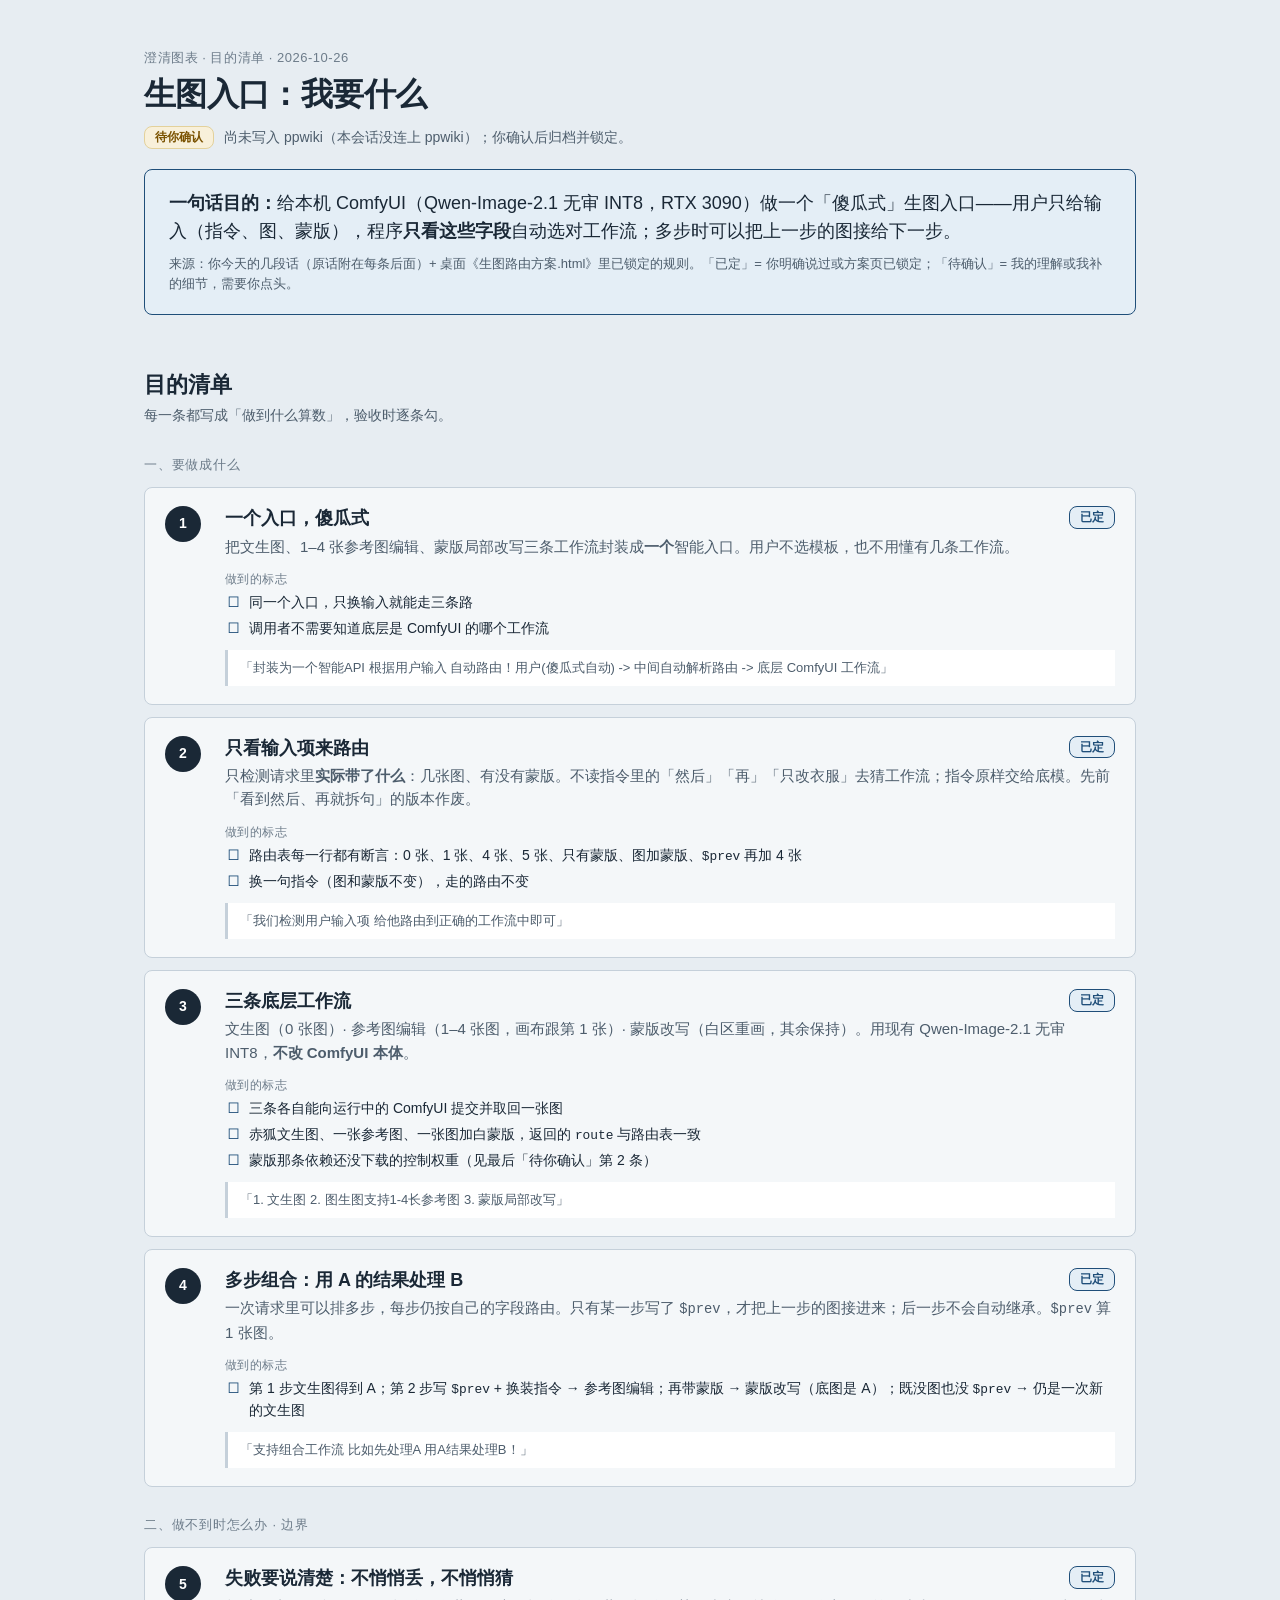
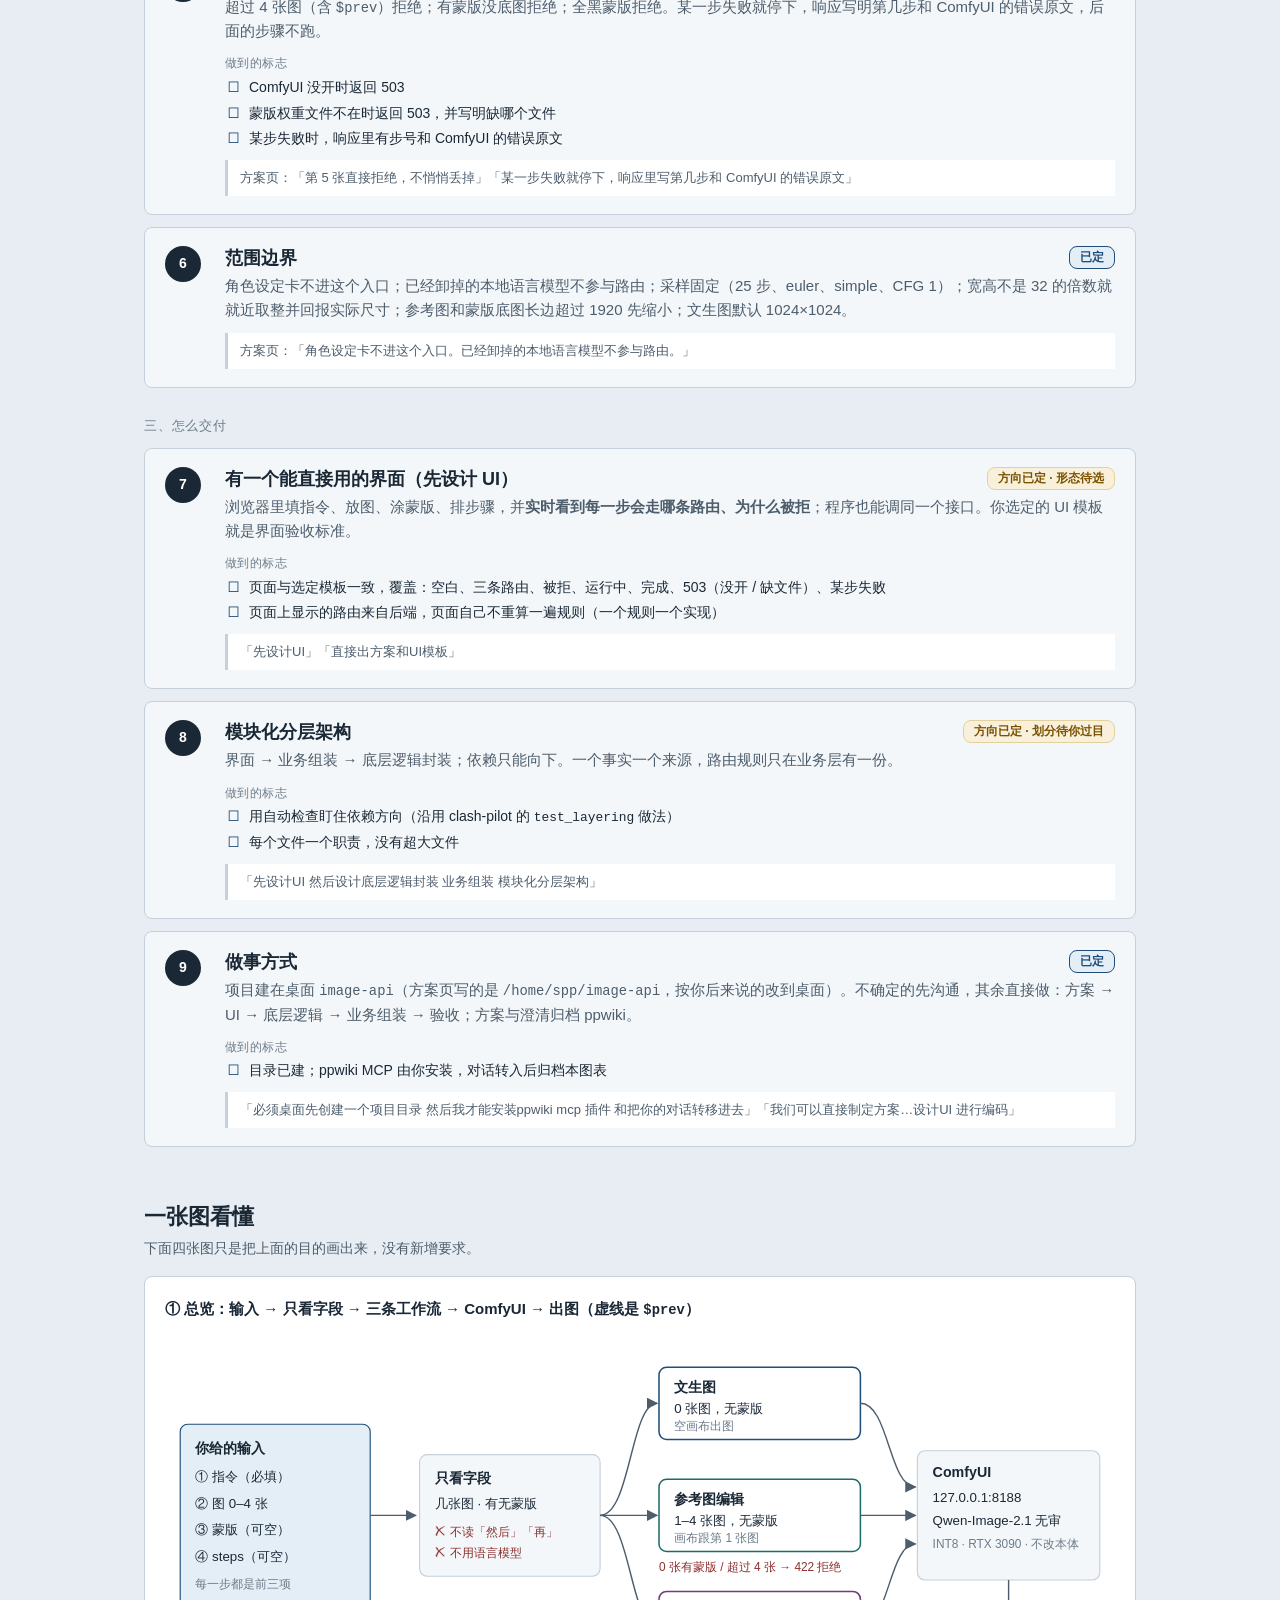
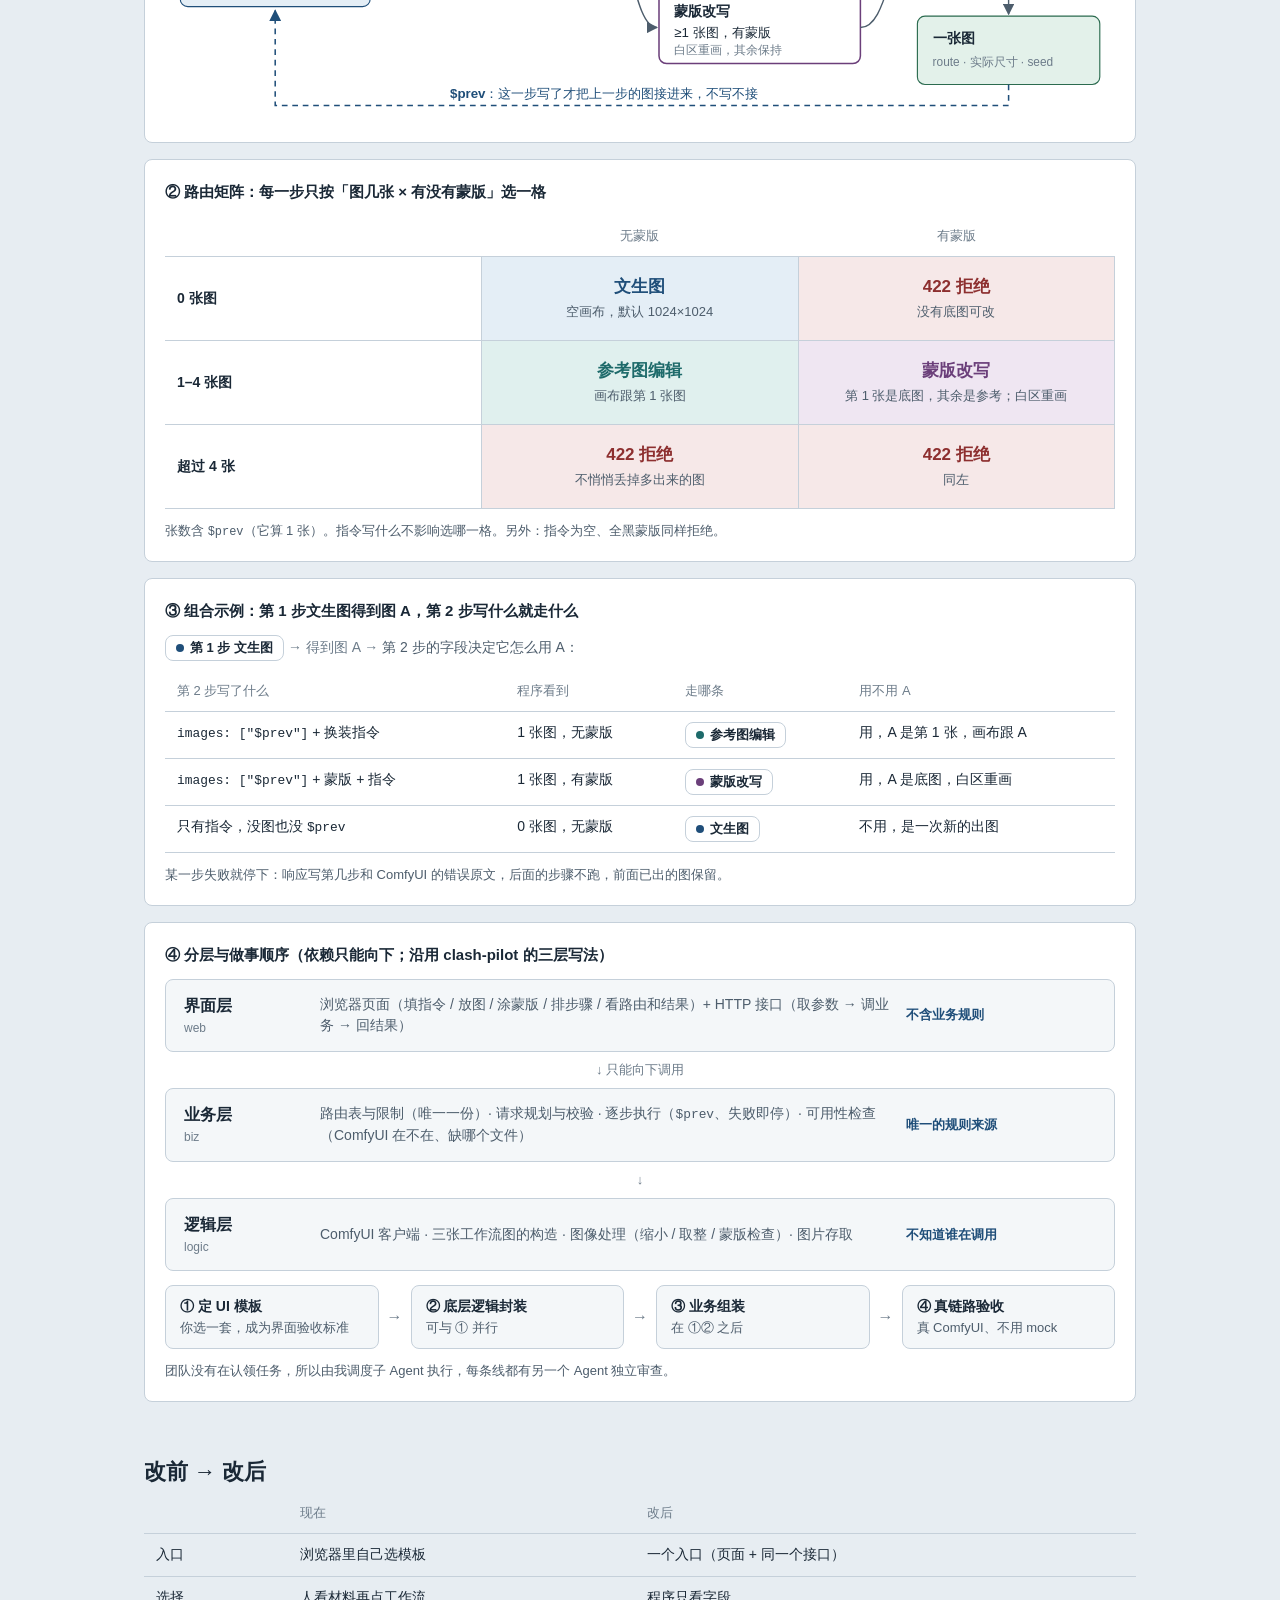
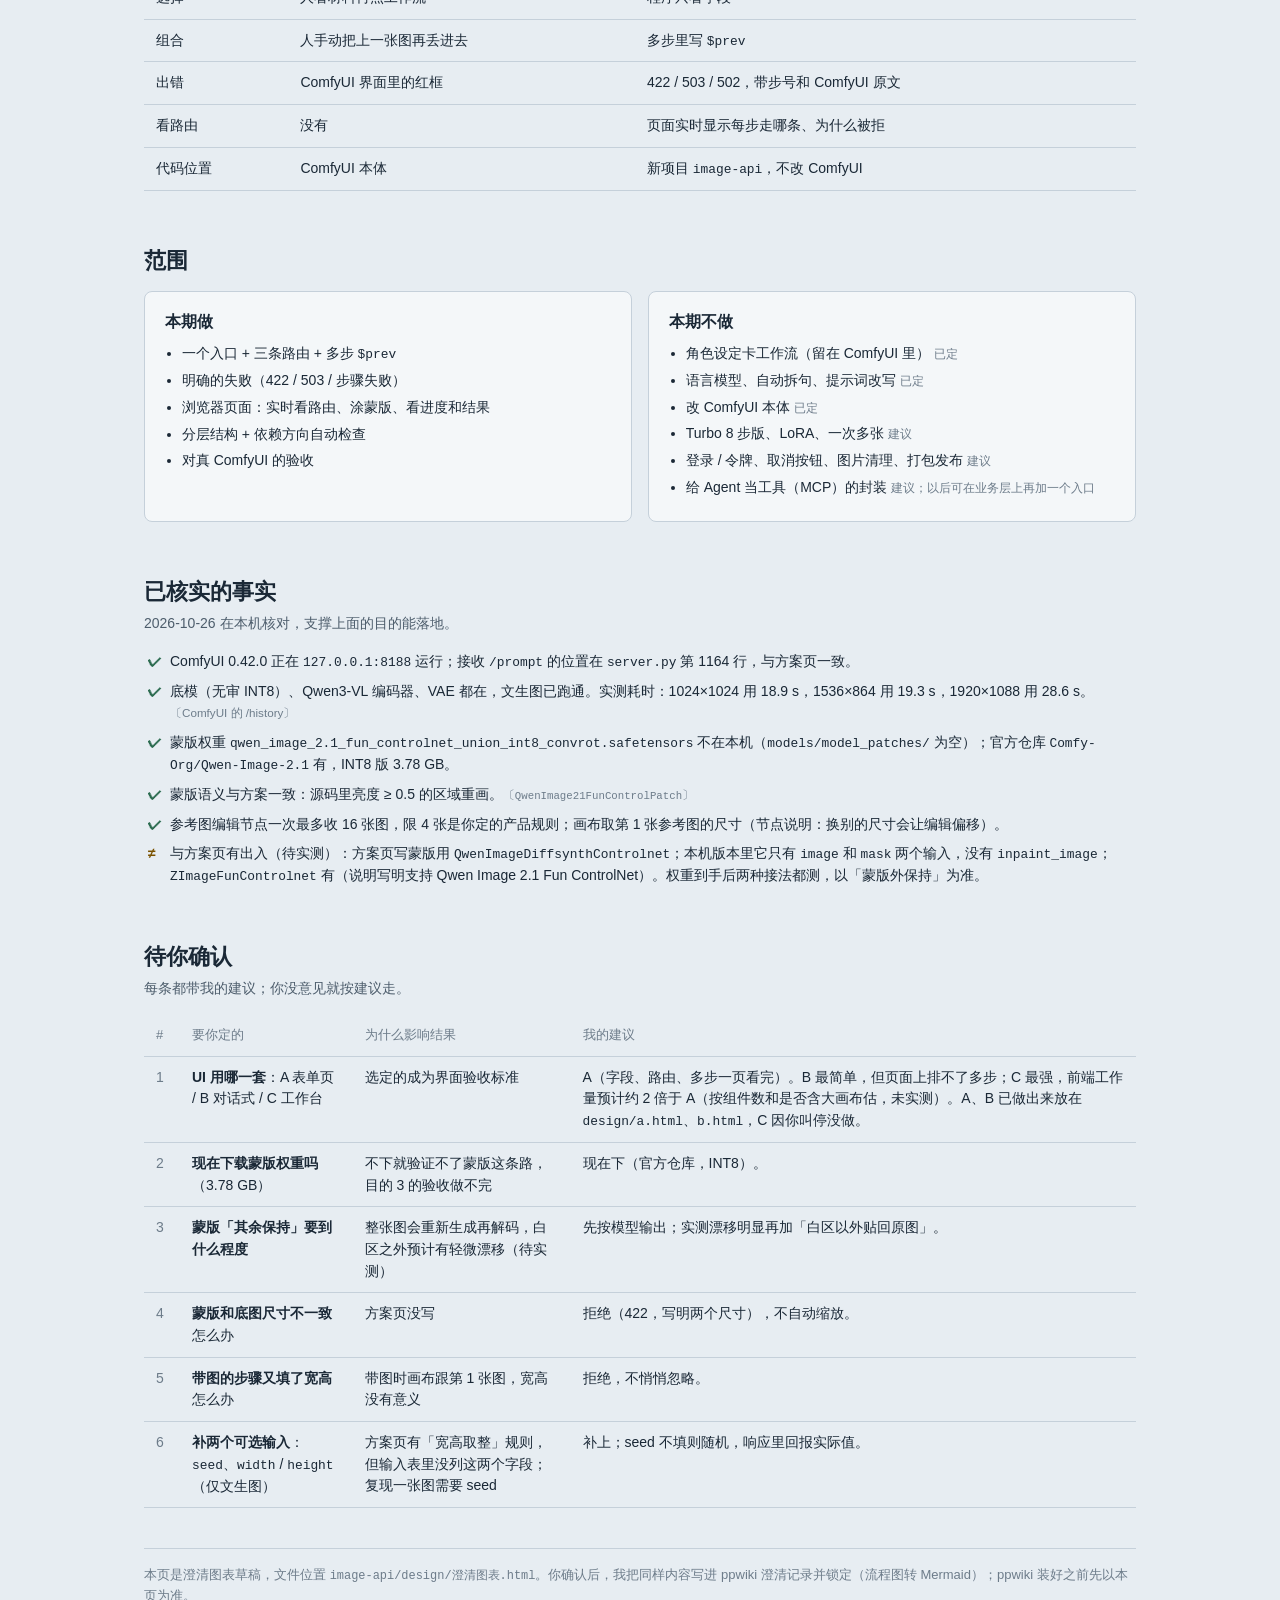
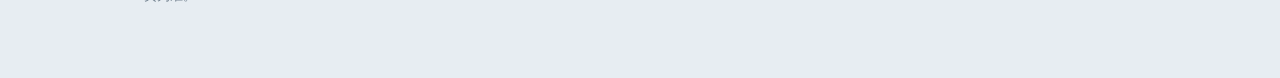
<file: design/澄清图表.html>
<!DOCTYPE html>
<html lang="zh-CN">
<head>
<meta charset="utf-8">
<meta name="viewport" content="width=device-width, initial-scale=1">
<title>生图入口 · 澄清图表（目的清单）</title>
<style>
  :root {
    --bg: #e7edf2; --surface: #f4f7f9; --card: #fff; --ink: #1a2836; --secondary: #4d5d6c; --muted: #6d7c8a;
    --line: #c5d0da; --line-soft: #dbe3ea; --accent: #1f4e79; --accent-soft: #e4eef6;
    --danger: #8d2f2f; --danger-soft: #f6e8e8; --warn: #7a5200; --warn-soft: #f8f0da; --warn-line: #e3d19b;
    --ok: #2b6b4f; --ok-soft: #e3f1ea;
    --t2i: #1f4e79; --ref: #1d6a6a; --mask: #6b3f7a;
    --radius: 8px; --pad: 24px;
    --font: "Noto Sans SC", "Source Han Sans SC", "PingFang SC", "Microsoft YaHei", sans-serif;
    --mono: "IBM Plex Mono", "Source Code Pro", ui-monospace, monospace;
  }
  * { box-sizing: border-box; }
  html { background: var(--bg); }
  body { margin: 0; color: var(--ink); font: 16px / 1.55 var(--font); background: var(--bg); }
  main { max-width: 1040px; margin: 0 auto; padding: 48px 24px 80px; }
  h1, h2, h3, p, ul, ol { margin: 0; }
  code, .mono { font-family: var(--mono); font-size: 0.92em; }
  .kicker { color: var(--muted); font-size: 13px; letter-spacing: 0.04em; }
  h1 { margin-top: 6px; font-size: 32px; line-height: 1.25; font-weight: 600; letter-spacing: -0.02em; }
  h2 { margin: 56px 0 6px; font-size: 22px; line-height: 1.3; font-weight: 600; }
  h2 + .sub { margin-bottom: 16px; color: var(--secondary); font-size: 14px; }
  .group { margin: 28px 0 10px; color: var(--muted); font-size: 13px; letter-spacing: 0.06em; }

  .tag { display: inline-block; padding: 1px 10px; border: 1px solid var(--line); border-radius: var(--radius); background: var(--card); font-size: 12px; font-weight: 600; white-space: nowrap; }
  .tag.ok { border-color: var(--accent); background: var(--accent-soft); color: var(--accent); }
  .tag.warn { border-color: var(--warn-line); background: var(--warn-soft); color: var(--warn); }
  .tag.no { border-color: var(--danger); background: var(--danger-soft); color: var(--danger); }
  .status-line { display: flex; flex-wrap: wrap; align-items: center; gap: 10px; margin-top: 12px; color: var(--secondary); font-size: 14px; }

  .one { margin-top: 20px; padding: 20px 24px; border: 1px solid var(--accent); border-radius: var(--radius); background: var(--accent-soft); font-size: 18px; line-height: 1.55; }
  .one b { font-weight: 600; }
  .one small { display: block; margin-top: 8px; color: var(--secondary); font-size: 13px; }

  /* 目的清单 */
  .goal { display: grid; grid-template-columns: 44px minmax(0, 1fr) auto; gap: 4px 16px; margin-top: 12px; padding: 18px 20px; border: 1px solid var(--line); border-radius: var(--radius); background: var(--surface); }
  .goal .no { grid-row: span 3; width: 36px; height: 36px; border-radius: 50%; display: grid; place-items: center; background: var(--ink); color: #fff; font-size: 14px; font-weight: 600; }
  .goal h3 { font-size: 18px; font-weight: 600; line-height: 1.35; }
  .goal .st { grid-row: 1; grid-column: 3; align-self: start; }
  .goal .desc { grid-column: 2 / span 2; color: var(--secondary); font-size: 15px; }
  .goal .body { grid-column: 2 / span 2; display: grid; gap: 10px; margin-top: 8px; }
  .goal ul { padding: 0; list-style: none; font-size: 14px; }
  .goal ul li { position: relative; margin-top: 4px; padding-left: 24px; }
  .goal ul li::before { content: "☐"; position: absolute; left: 2px; top: 0; color: var(--accent); }
  .goal .lab { margin-bottom: 2px; color: var(--muted); font-size: 12px; letter-spacing: 0.04em; }
  .goal .quote { padding: 8px 12px; border-left: 3px solid var(--line); background: var(--card); color: var(--secondary); font-size: 13px; }

  /* 图 */
  .fig { margin-top: 16px; padding: 20px; border: 1px solid var(--line); border-radius: var(--radius); background: var(--card); }
  .fig > .cap { margin-bottom: 12px; font-size: 15px; font-weight: 600; }
  .fig > .note { margin-top: 12px; color: var(--secondary); font-size: 13px; }
  svg { display: block; width: 100%; height: auto; }
  svg text { font-family: var(--font); fill: var(--ink); font-size: 14px; }
  svg .h { font-size: 15px; font-weight: 600; }
  svg .m { fill: var(--muted); font-size: 12.5px; }
  svg .bad { fill: var(--danger); font-size: 12.5px; }
  svg .box { fill: var(--surface); stroke: var(--line); stroke-width: 1.2; }
  svg .box.in { fill: var(--accent-soft); stroke: var(--accent); }
  svg .box.out { fill: var(--ok-soft); stroke: var(--ok); }
  svg .route { fill: var(--card); stroke-width: 1.6; }
  svg .arrow { fill: none; stroke: var(--secondary); stroke-width: 1.5; marker-end: url(#ah); }
  svg .loop { fill: none; stroke: var(--accent); stroke-width: 1.6; stroke-dasharray: 6 5; marker-end: url(#ahb); }
  svg .ahp { fill: var(--secondary); } svg .ahb { fill: var(--accent); }

  table { width: 100%; border-collapse: collapse; font-size: 14px; }
  th, td { padding: 10px 12px; text-align: left; vertical-align: top; border-bottom: 1px solid var(--line); }
  th { color: var(--muted); font-size: 13px; font-weight: 500; }
  table.matrix { table-layout: fixed; text-align: center; }
  table.matrix th, table.matrix td { text-align: center; vertical-align: middle; }
  table.matrix th.row { width: 22%; text-align: left; color: var(--ink); font-weight: 600; font-size: 14px; }
  table.matrix td { height: 84px; border: 1px solid var(--line); }
  table.matrix td b { display: block; font-size: 17px; }
  table.matrix td span { display: block; margin-top: 2px; color: var(--secondary); font-size: 13px; font-weight: 400; }
  td.r-t2i { background: #e4eef6; color: var(--t2i); } td.r-ref { background: #e0f0ee; color: var(--ref); } td.r-mask { background: #efe6f2; color: var(--mask); }
  td.r-no { background: var(--danger-soft); color: var(--danger); }
  .pill { display: inline-flex; align-items: center; gap: 6px; padding: 2px 10px; border: 1px solid var(--line); border-radius: var(--radius); background: var(--card); font-size: 13px; font-weight: 600; white-space: nowrap; }
  .pill i { width: 8px; height: 8px; border-radius: 50%; display: inline-block; }
  .pill.t2i i { background: var(--t2i); } .pill.ref i { background: var(--ref); } .pill.mask i { background: var(--mask); }

  .layers { display: grid; gap: 8px; }
  .layer { display: grid; grid-template-columns: 120px minmax(0, 1fr) 190px; gap: 16px; align-items: center; padding: 14px 18px; border: 1px solid var(--line); border-radius: var(--radius); background: var(--surface); }
  .layer b { font-size: 16px; }
  .layer b small { display: block; color: var(--muted); font-weight: 400; font-size: 12px; }
  .layer p { color: var(--secondary); font-size: 14px; }
  .layer .rule { color: var(--accent); font-size: 13px; font-weight: 600; }
  .down { text-align: center; color: var(--muted); font-size: 13px; }
  .chev { display: flex; flex-wrap: wrap; align-items: stretch; gap: 8px; margin-top: 14px; }
  .chev > div { flex: 1 1 180px; padding: 10px 14px; border: 1px solid var(--line); border-radius: var(--radius); background: var(--surface); font-size: 13px; color: var(--secondary); }
  .chev > div b { display: block; color: var(--ink); font-size: 14px; }
  .chev > span { align-self: center; color: var(--muted); }

  .two { display: grid; grid-template-columns: 1fr 1fr; gap: 16px; }
  .two > div { padding: 18px 20px; border: 1px solid var(--line); border-radius: var(--radius); background: var(--surface); }
  .two h3 { margin-bottom: 8px; font-size: 16px; font-weight: 600; }
  .two ul { padding-left: 1.2em; font-size: 14px; }
  .two li { margin: 5px 0; }
  .two li small { color: var(--muted); }
  .facts { padding: 0; list-style: none; font-size: 14px; }
  .facts li { position: relative; margin-top: 8px; padding-left: 26px; }
  .facts li::before { content: "✔"; position: absolute; left: 4px; color: var(--ok); }
  .facts li.diff::before { content: "≠"; color: var(--warn); font-weight: 700; }
  .facts small { color: var(--muted); }
  .ask td:first-child { width: 36px; color: var(--muted); }
  .ask td b { font-weight: 600; }
  .foot { margin-top: 40px; padding-top: 16px; border-top: 1px solid var(--line); color: var(--muted); font-size: 13px; }
  @media (max-width: 760px) { .two { grid-template-columns: 1fr; } .layer { grid-template-columns: 1fr; } }
</style>
</head>
<body>
<main>

<header>
  <p class="kicker">澄清图表 · 目的清单 · 2026-10-26</p>
  <h1>生图入口：我要什么</h1>
  <div class="status-line"><span class="tag warn">待你确认</span><span>尚未写入 ppwiki（本会话没连上 ppwiki）；你确认后归档并锁定。</span></div>
  <div class="one">
    <b>一句话目的：</b>给本机 ComfyUI（Qwen-Image-2.1 无审 INT8，RTX 3090）做一个「傻瓜式」生图入口——用户只给输入（指令、图、蒙版），程序<b>只看这些字段</b>自动选对工作流；多步时可以把上一步的图接给下一步。
    <small>来源：你今天的几段话（原话附在每条后面）+ 桌面《生图路由方案.html》里已锁定的规则。「已定」= 你明确说过或方案页已锁定；「待确认」= 我的理解或我补的细节，需要你点头。</small>
  </div>
</header>

<h2 id="goals">目的清单</h2>
<p class="sub">每一条都写成「做到什么算数」，验收时逐条勾。</p>

<p class="group">一、要做成什么</p>

<article class="goal">
  <span class="no">1</span><h3>一个入口，傻瓜式</h3><span class="st tag ok">已定</span>
  <p class="desc">把文生图、1–4 张参考图编辑、蒙版局部改写三条工作流封装成<b>一个</b>智能入口。用户不选模板，也不用懂有几条工作流。</p>
  <div class="body">
    <div><p class="lab">做到的标志</p><ul><li>同一个入口，只换输入就能走三条路</li><li>调用者不需要知道底层是 ComfyUI 的哪个工作流</li></ul></div>
    <p class="quote">「封装为一个智能API 根据用户输入 自动路由！用户(傻瓜式自动) -&gt; 中间自动解析路由 -&gt; 底层 ComfyUI 工作流」</p>
  </div>
</article>

<article class="goal">
  <span class="no">2</span><h3>只看输入项来路由</h3><span class="st tag ok">已定</span>
  <p class="desc">只检测请求里<b>实际带了什么</b>：几张图、有没有蒙版。不读指令里的「然后」「再」「只改衣服」去猜工作流；指令原样交给底模。先前「看到然后、再就拆句」的版本作废。</p>
  <div class="body">
    <div><p class="lab">做到的标志</p><ul><li>路由表每一行都有断言：0 张、1 张、4 张、5 张、只有蒙版、图加蒙版、<code>$prev</code> 再加 4 张</li><li>换一句指令（图和蒙版不变），走的路由不变</li></ul></div>
    <p class="quote">「我们检测用户输入项 给他路由到正确的工作流中即可」</p>
  </div>
</article>

<article class="goal">
  <span class="no">3</span><h3>三条底层工作流</h3><span class="st tag ok">已定</span>
  <p class="desc">文生图（0 张图）· 参考图编辑（1–4 张图，画布跟第 1 张）· 蒙版改写（白区重画，其余保持）。用现有 Qwen-Image-2.1 无审 INT8，<b>不改 ComfyUI 本体</b>。</p>
  <div class="body">
    <div><p class="lab">做到的标志</p><ul><li>三条各自能向运行中的 ComfyUI 提交并取回一张图</li><li>赤狐文生图、一张参考图、一张图加白蒙版，返回的 <code>route</code> 与路由表一致</li><li>蒙版那条依赖还没下载的控制权重（见最后「待你确认」第 2 条）</li></ul></div>
    <p class="quote">「1. 文生图 2. 图生图支持1-4长参考图 3. 蒙版局部改写」</p>
  </div>
</article>

<article class="goal">
  <span class="no">4</span><h3>多步组合：用 A 的结果处理 B</h3><span class="st tag ok">已定</span>
  <p class="desc">一次请求里可以排多步，每步仍按自己的字段路由。只有某一步写了 <code>$prev</code>，才把上一步的图接进来；后一步不会自动继承。<code>$prev</code> 算 1 张图。</p>
  <div class="body">
    <div><p class="lab">做到的标志</p><ul><li>第 1 步文生图得到 A；第 2 步写 <code>$prev</code> + 换装指令 → 参考图编辑；再带蒙版 → 蒙版改写（底图是 A）；既没图也没 <code>$prev</code> → 仍是一次新的文生图</li></ul></div>
    <p class="quote">「支持组合工作流 比如先处理A 用A结果处理B！」</p>
  </div>
</article>

<p class="group">二、做不到时怎么办 · 边界</p>

<article class="goal" id="g5">
  <span class="no">5</span><h3>失败要说清楚：不悄悄丢，不悄悄猜</h3><span class="st tag ok">已定</span>
  <p class="desc">超过 4 张图（含 <code>$prev</code>）拒绝；有蒙版没底图拒绝；全黑蒙版拒绝。某一步失败就停下，响应写明第几步和 ComfyUI 的错误原文，后面的步骤不跑。</p>
  <div class="body">
    <div><p class="lab">做到的标志</p><ul><li>ComfyUI 没开时返回 503</li><li>蒙版权重文件不在时返回 503，并写明缺哪个文件</li><li>某步失败时，响应里有步号和 ComfyUI 的错误原文</li></ul></div>
    <p class="quote">方案页：「第 5 张直接拒绝，不悄悄丢掉」「某一步失败就停下，响应里写第几步和 ComfyUI 的错误原文」</p>
  </div>
</article>

<article class="goal">
  <span class="no">6</span><h3>范围边界</h3><span class="st tag ok">已定</span>
  <p class="desc">角色设定卡不进这个入口；已经卸掉的本地语言模型不参与路由；采样固定（25 步、euler、simple、CFG 1）；宽高不是 32 的倍数就就近取整并回报实际尺寸；参考图和蒙版底图长边超过 1920 先缩小；文生图默认 1024×1024。</p>
  <div class="body">
    <p class="quote">方案页：「角色设定卡不进这个入口。已经卸掉的本地语言模型不参与路由。」</p>
  </div>
</article>

<p class="group">三、怎么交付</p>

<article class="goal">
  <span class="no">7</span><h3>有一个能直接用的界面（先设计 UI）</h3><span class="st tag warn">方向已定 · 形态待选</span>
  <p class="desc">浏览器里填指令、放图、涂蒙版、排步骤，并<b>实时看到每一步会走哪条路由、为什么被拒</b>；程序也能调同一个接口。你选定的 UI 模板就是界面验收标准。</p>
  <div class="body">
    <div><p class="lab">做到的标志</p><ul><li>页面与选定模板一致，覆盖：空白、三条路由、被拒、运行中、完成、503（没开 / 缺文件）、某步失败</li><li>页面上显示的路由来自后端，页面自己不重算一遍规则（一个规则一个实现）</li></ul></div>
    <p class="quote">「先设计UI」「直接出方案和UI模板」</p>
  </div>
</article>

<article class="goal" id="g8">
  <span class="no">8</span><h3>模块化分层架构</h3><span class="st tag warn">方向已定 · 划分待你过目</span>
  <p class="desc">界面 → 业务组装 → 底层逻辑封装；依赖只能向下。一个事实一个来源，路由规则只在业务层有一份。</p>
  <div class="body">
    <div><p class="lab">做到的标志</p><ul><li>用自动检查盯住依赖方向（沿用 clash-pilot 的 <code>test_layering</code> 做法）</li><li>每个文件一个职责，没有超大文件</li></ul></div>
    <p class="quote">「先设计UI 然后设计底层逻辑封装 业务组装 模块化分层架构」</p>
  </div>
</article>

<article class="goal">
  <span class="no">9</span><h3>做事方式</h3><span class="st tag ok">已定</span>
  <p class="desc">项目建在桌面 <code>image-api</code>（方案页写的是 <code>/home/spp/image-api</code>，按你后来说的改到桌面）。不确定的先沟通，其余直接做：方案 → UI → 底层逻辑 → 业务组装 → 验收；方案与澄清归档 ppwiki。</p>
  <div class="body">
    <div><p class="lab">做到的标志</p><ul><li>目录已建；ppwiki MCP 由你安装，对话转入后归档本图表</li></ul></div>
    <p class="quote">「必须桌面先创建一个项目目录 然后我才能安装ppwiki mcp 插件 和把你的对话转移进去」「我们可以直接制定方案…设计UI 进行编码」</p>
  </div>
</article>

<h2 id="figs">一张图看懂</h2>
<p class="sub">下面四张图只是把上面的目的画出来，没有新增要求。</p>

<section class="fig">
  <p class="cap">① 总览：输入 → 只看字段 → 三条工作流 → ComfyUI → 出图（虚线是 <code>$prev</code>）</p>
  <svg viewBox="0 0 1000 410" role="img" aria-label="总览流程图">
    <defs>
      <marker id="ah" viewBox="0 0 10 10" refX="9" refY="5" markerWidth="8" markerHeight="8" orient="auto"><path d="M0 0 L10 5 L0 10 z" class="ahp"/></marker>
      <marker id="ahb" viewBox="0 0 10 10" refX="9" refY="5" markerWidth="8" markerHeight="8" orient="auto"><path d="M0 0 L10 5 L0 10 z" class="ahb"/></marker>
    </defs>
    <rect class="box in" x="16" y="96" width="200" height="192" rx="8"/>
    <text class="h" x="32" y="126">你给的输入</text>
    <text x="32" y="156">① 指令（必填）</text>
    <text x="32" y="184">② 图 0–4 张</text>
    <text x="32" y="212">③ 蒙版（可空）</text>
    <text x="32" y="240">④ steps（可空）</text>
    <text class="m" x="32" y="268">每一步都是前三项</text>

    <path class="arrow" d="M216 192 H264"/>

    <rect class="box" x="268" y="128" width="190" height="128" rx="8"/>
    <text class="h" x="284" y="158">只看字段</text>
    <text x="284" y="184">几张图 · 有无蒙版</text>
    <text class="bad" x="284" y="214">✗ 不读「然后」「再」</text>
    <text class="bad" x="284" y="236">✗ 不用语言模型</text>

    <path class="arrow" d="M458 192 C 490 192, 490 74, 518 74"/>
    <path class="arrow" d="M458 192 H518"/>
    <path class="arrow" d="M458 192 C 490 192, 490 310, 518 310"/>

    <rect class="route" x="520" y="36" width="212" height="76" rx="8" style="stroke: var(--t2i)"/>
    <text class="h" x="536" y="62">文生图</text><text x="536" y="84">0 张图，无蒙版</text><text class="m" x="536" y="102">空画布出图</text>
    <rect class="route" x="520" y="154" width="212" height="76" rx="8" style="stroke: var(--ref)"/>
    <text class="h" x="536" y="180">参考图编辑</text><text x="536" y="202">1–4 张图，无蒙版</text><text class="m" x="536" y="220">画布跟第 1 张图</text>
    <text class="m" x="520" y="250" style="fill: var(--danger)">0 张有蒙版 / 超过 4 张 → 422 拒绝</text>
    <rect class="route" x="520" y="272" width="212" height="76" rx="8" style="stroke: var(--mask)"/>
    <text class="h" x="536" y="298">蒙版改写</text><text x="536" y="320">≥1 张图，有蒙版</text><text class="m" x="536" y="338">白区重画，其余保持</text>

    <path class="arrow" d="M732 74 C 762 74, 762 162, 790 162"/>
    <path class="arrow" d="M732 192 H790"/>
    <path class="arrow" d="M732 310 C 762 310, 762 222, 790 222"/>

    <rect class="box" x="792" y="124" width="192" height="136" rx="8"/>
    <text class="h" x="808" y="152">ComfyUI</text>
    <text x="808" y="178">127.0.0.1:8188</text>
    <text x="808" y="202">Qwen-Image-2.1 无审</text>
    <text class="m" x="808" y="226">INT8 · RTX 3090 · 不改本体</text>

    <path class="arrow" d="M888 260 V296"/>
    <rect class="box out" x="792" y="298" width="192" height="72" rx="8"/>
    <text class="h" x="808" y="326">一张图</text>
    <text class="m" x="808" y="350">route · 实际尺寸 · seed</text>

    <path class="loop" d="M888 370 V392 H116 V292"/>
    <text x="300" y="384" style="fill: var(--accent)"><tspan font-weight="600">$prev</tspan>：这一步写了才把上一步的图接进来，不写不接</text>
  </svg>
</section>

<section class="fig" id="fig2">
  <p class="cap">② 路由矩阵：每一步只按「图几张 × 有没有蒙版」选一格</p>
  <table class="matrix">
    <thead><tr><th></th><th>无蒙版</th><th>有蒙版</th></tr></thead>
    <tbody>
      <tr><th class="row">0 张图</th><td class="r-t2i"><b>文生图</b><span>空画布，默认 1024×1024</span></td><td class="r-no"><b>422 拒绝</b><span>没有底图可改</span></td></tr>
      <tr><th class="row">1–4 张图</th><td class="r-ref"><b>参考图编辑</b><span>画布跟第 1 张图</span></td><td class="r-mask"><b>蒙版改写</b><span>第 1 张是底图，其余是参考；白区重画</span></td></tr>
      <tr><th class="row">超过 4 张</th><td class="r-no"><b>422 拒绝</b><span>不悄悄丢掉多出来的图</span></td><td class="r-no"><b>422 拒绝</b><span>同左</span></td></tr>
    </tbody>
  </table>
  <p class="note">张数含 <code>$prev</code>（它算 1 张）。指令写什么不影响选哪一格。另外：指令为空、全黑蒙版同样拒绝。</p>
</section>

<section class="fig">
  <p class="cap">③ 组合示例：第 1 步文生图得到图 A，第 2 步写什么就走什么</p>
  <p style="margin-bottom: 10px; font-size: 14px"><span class="pill t2i"><i></i>第 1 步 文生图</span> <span style="color: var(--muted)">→ 得到图 A →</span> <span style="color: var(--secondary)">第 2 步的字段决定它怎么用 A：</span></p>
  <table>
    <thead><tr><th>第 2 步写了什么</th><th>程序看到</th><th>走哪条</th><th>用不用 A</th></tr></thead>
    <tbody>
      <tr><td><code>images: ["$prev"]</code> + 换装指令</td><td>1 张图，无蒙版</td><td><span class="pill ref"><i></i>参考图编辑</span></td><td>用，A 是第 1 张，画布跟 A</td></tr>
      <tr><td><code>images: ["$prev"]</code> + 蒙版 + 指令</td><td>1 张图，有蒙版</td><td><span class="pill mask"><i></i>蒙版改写</span></td><td>用，A 是底图，白区重画</td></tr>
      <tr><td>只有指令，没图也没 <code>$prev</code></td><td>0 张图，无蒙版</td><td><span class="pill t2i"><i></i>文生图</span></td><td>不用，是一次新的出图</td></tr>
    </tbody>
  </table>
  <p class="note">某一步失败就停下：响应写第几步和 ComfyUI 的错误原文，后面的步骤不跑，前面已出的图保留。</p>
</section>

<section class="fig" id="fig4">
  <p class="cap">④ 分层与做事顺序（依赖只能向下；沿用 clash-pilot 的三层写法）</p>
  <div class="layers">
    <div class="layer"><b>界面层<small>web</small></b><p>浏览器页面（填指令 / 放图 / 涂蒙版 / 排步骤 / 看路由和结果）+ HTTP 接口（取参数 → 调业务 → 回结果）</p><span class="rule">不含业务规则</span></div>
    <div class="down">↓ 只能向下调用</div>
    <div class="layer"><b>业务层<small>biz</small></b><p>路由表与限制（唯一一份）· 请求规划与校验 · 逐步执行（<code>$prev</code>、失败即停）· 可用性检查（ComfyUI 在不在、缺哪个文件）</p><span class="rule">唯一的规则来源</span></div>
    <div class="down">↓</div>
    <div class="layer"><b>逻辑层<small>logic</small></b><p>ComfyUI 客户端 · 三张工作流图的构造 · 图像处理（缩小 / 取整 / 蒙版检查）· 图片存取</p><span class="rule">不知道谁在调用</span></div>
  </div>
  <div class="chev">
    <div><b>① 定 UI 模板</b>你选一套，成为界面验收标准</div><span>→</span>
    <div><b>② 底层逻辑封装</b>可与 ① 并行</div><span>→</span>
    <div><b>③ 业务组装</b>在 ①② 之后</div><span>→</span>
    <div><b>④ 真链路验收</b>真 ComfyUI、不用 mock</div>
  </div>
  <p class="note">团队没有在认领任务，所以由我调度子 Agent 执行，每条线都有另一个 Agent 独立审查。</p>
</section>

<h2>改前 → 改后</h2>
<table>
  <thead><tr><th></th><th>现在</th><th>改后</th></tr></thead>
  <tbody>
    <tr><td>入口</td><td>浏览器里自己选模板</td><td>一个入口（页面 + 同一个接口）</td></tr>
    <tr><td>选择</td><td>人看材料再点工作流</td><td>程序只看字段</td></tr>
    <tr><td>组合</td><td>人手动把上一张图再丢进去</td><td>多步里写 <code>$prev</code></td></tr>
    <tr><td>出错</td><td>ComfyUI 界面里的红框</td><td>422 / 503 / 502，带步号和 ComfyUI 原文</td></tr>
    <tr><td>看路由</td><td>没有</td><td>页面实时显示每步走哪条、为什么被拒</td></tr>
    <tr><td>代码位置</td><td>ComfyUI 本体</td><td>新项目 <code>image-api</code>，不改 ComfyUI</td></tr>
  </tbody>
</table>

<h2 id="scope">范围</h2>
<div class="two" style="margin-top: 16px">
  <div>
    <h3>本期做</h3>
    <ul>
      <li>一个入口 + 三条路由 + 多步 <code>$prev</code></li>
      <li>明确的失败（422 / 503 / 步骤失败）</li>
      <li>浏览器页面：实时看路由、涂蒙版、看进度和结果</li>
      <li>分层结构 + 依赖方向自动检查</li>
      <li>对真 ComfyUI 的验收</li>
    </ul>
  </div>
  <div>
    <h3>本期不做</h3>
    <ul>
      <li>角色设定卡工作流（留在 ComfyUI 里） <small>已定</small></li>
      <li>语言模型、自动拆句、提示词改写 <small>已定</small></li>
      <li>改 ComfyUI 本体 <small>已定</small></li>
      <li>Turbo 8 步版、LoRA、一次多张 <small>建议</small></li>
      <li>登录 / 令牌、取消按钮、图片清理、打包发布 <small>建议</small></li>
      <li>给 Agent 当工具（MCP）的封装 <small>建议；以后可在业务层上再加一个入口</small></li>
    </ul>
  </div>
</div>

<h2 id="facts">已核实的事实</h2>
<p class="sub">2026-10-26 在本机核对，支撑上面的目的能落地。</p>
<ul class="facts">
  <li>ComfyUI 0.42.0 正在 <code>127.0.0.1:8188</code> 运行；接收 <code>/prompt</code> 的位置在 <code>server.py</code> 第 1164 行，与方案页一致。</li>
  <li>底模（无审 INT8）、Qwen3-VL 编码器、VAE 都在，文生图已跑通。实测耗时：1024×1024 用 18.9 s，1536×864 用 19.3 s，1920×1088 用 28.6 s。<small>〔ComfyUI 的 /history〕</small></li>
  <li>蒙版权重 <code>qwen_image_2.1_fun_controlnet_union_int8_convrot.safetensors</code> 不在本机（<code>models/model_patches/</code> 为空）；官方仓库 <code>Comfy-Org/Qwen-Image-2.1</code> 有，INT8 版 3.78 GB。</li>
  <li>蒙版语义与方案一致：源码里亮度 ≥ 0.5 的区域重画。<small>〔<code>QwenImage21FunControlPatch</code>〕</small></li>
  <li>参考图编辑节点一次最多收 16 张图，限 4 张是你定的产品规则；画布取第 1 张参考图的尺寸（节点说明：换别的尺寸会让编辑偏移）。</li>
  <li class="diff">与方案页有出入（待实测）：方案页写蒙版用 <code>QwenImageDiffsynthControlnet</code>；本机版本里它只有 <code>image</code> 和 <code>mask</code> 两个输入，没有 <code>inpaint_image</code>；<code>ZImageFunControlnet</code> 有（说明写明支持 Qwen Image 2.1 Fun ControlNet）。权重到手后两种接法都测，以「蒙版外保持」为准。</li>
</ul>

<h2 id="ask">待你确认</h2>
<p class="sub">每条都带我的建议；你没意见就按建议走。</p>
<table class="ask">
  <thead><tr><th>#</th><th>要你定的</th><th>为什么影响结果</th><th>我的建议</th></tr></thead>
  <tbody>
    <tr><td>1</td><td><b>UI 用哪一套</b>：A 表单页 / B 对话式 / C 工作台</td><td>选定的成为界面验收标准</td><td>A（字段、路由、多步一页看完）。B 最简单，但页面上排不了多步；C 最强，前端工作量预计约 2 倍于 A（按组件数和是否含大画布估，未实测）。A、B 已做出来放在 <code>design/a.html</code>、<code>b.html</code>，C 因你叫停没做。</td></tr>
    <tr><td>2</td><td><b>现在下载蒙版权重吗</b>（3.78 GB）</td><td>不下就验证不了蒙版这条路，目的 3 的验收做不完</td><td>现在下（官方仓库，INT8）。</td></tr>
    <tr><td>3</td><td><b>蒙版「其余保持」要到什么程度</b></td><td>整张图会重新生成再解码，白区之外预计有轻微漂移（待实测）</td><td>先按模型输出；实测漂移明显再加「白区以外贴回原图」。</td></tr>
    <tr><td>4</td><td><b>蒙版和底图尺寸不一致</b>怎么办</td><td>方案页没写</td><td>拒绝（422，写明两个尺寸），不自动缩放。</td></tr>
    <tr><td>5</td><td><b>带图的步骤又填了宽高</b>怎么办</td><td>带图时画布跟第 1 张图，宽高没有意义</td><td>拒绝，不悄悄忽略。</td></tr>
    <tr><td>6</td><td><b>补两个可选输入</b>：<code>seed</code>、<code>width</code> / <code>height</code>（仅文生图）</td><td>方案页有「宽高取整」规则，但输入表里没列这两个字段；复现一张图需要 seed</td><td>补上；seed 不填则随机，响应里回报实际值。</td></tr>
  </tbody>
</table>

<p class="foot">本页是澄清图表草稿，文件位置 <code>image-api/design/澄清图表.html</code>。你确认后，我把同样内容写进 ppwiki 澄清记录并锁定（流程图转 Mermaid）；ppwiki 装好之前先以本页为准。</p>
</main>
</body>
</html>
</file>
